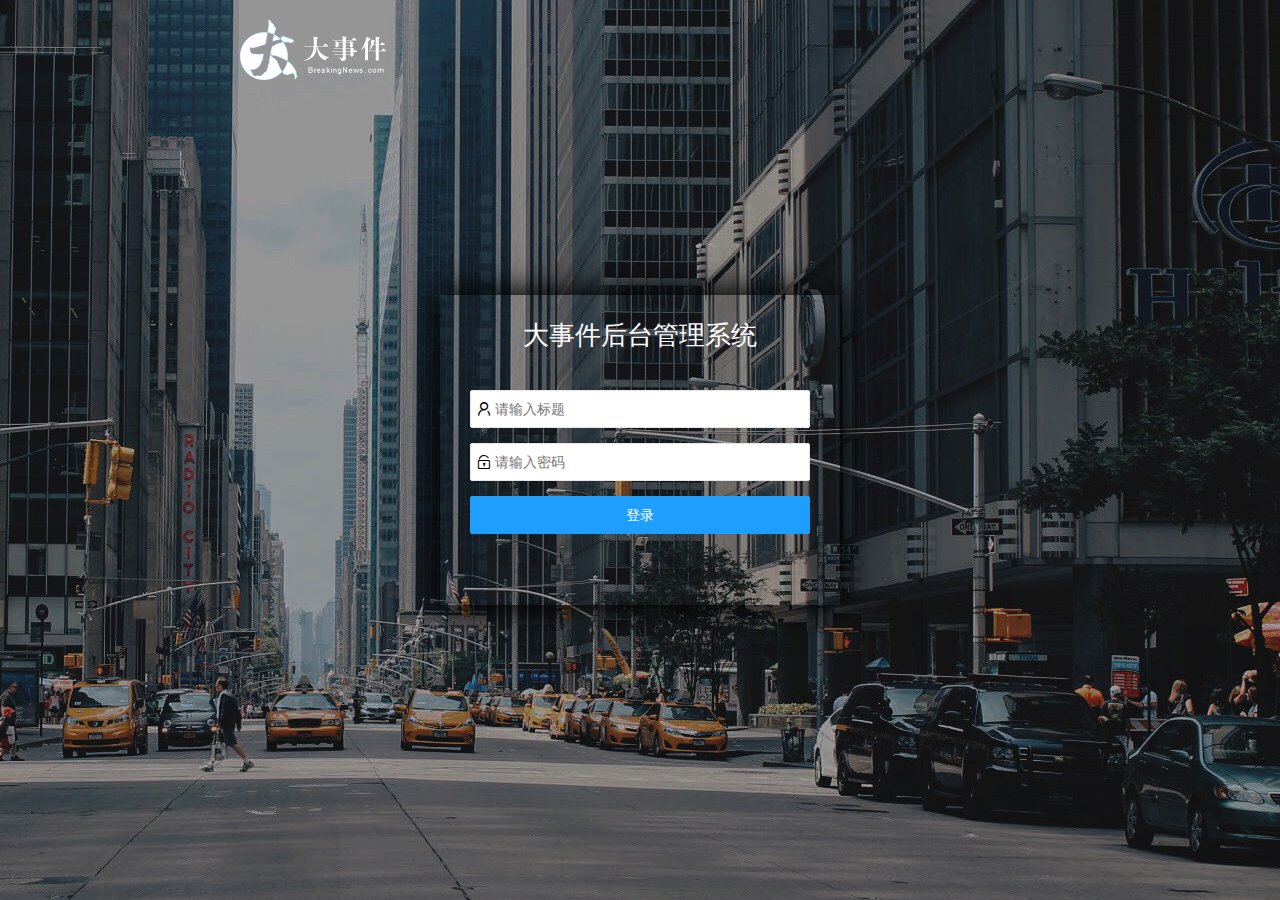
<file: index.html>
<script>
  // 判断本地存储中是否有token
  if (localStorage.getItem('token') === null) {
    location.href = './login.html';
  }
</script>
<!DOCTYPE html>
<html lang="en">

<head>
  <meta charset="UTF-8">
  <meta http-equiv="X-UA-Compatible" content="IE=edge">
  <meta name="viewport" content="width=device-width, initial-scale=1.0">
  <link rel="stylesheet" href="./assets/lib/layui/css/layui.css">
  <link rel="stylesheet" href="./assets/css/index.css">
  <title>Document</title>
</head>

<body class="layui-layout-body">
  <div class="layui-layout layui-layout-admin">
    <div class="layui-header">
      <div class="layui-logo">
        <img src="./assets/images/logo.png" alt="">
      </div>
      <!-- 头部区域（可配合layui已有的水平导航） -->

      <ul class="layui-nav layui-layout-right">
        <li class="layui-nav-item">
          <a href="javascript:;">
            <span class="user-avatar">L</span>
            <img src="http://t.cn/RCzsdCq" class="layui-nav-img">
            个人中心
          </a>
          <dl class="layui-nav-child">
            <dd><a href="user/userinfo.html">基本资料</a></dd>
            <dd><a href="user/avatar.html">更换头像</a></dd>
            <dd><a href="javascript:;">重置密码</a></dd>
          </dl>
        </li>
        <li class="layui-nav-item">
          <a id="logout" href="javascript:;"><i class="layui-icon layui-icon-logout"></i>退出</a>
        </li>
      </ul>
    </div>

    <div class="layui-side layui-bg-black">
      <div class="layui-side-scroll">
        <div class="userinfo" href="javascript:;">
          <span class="user-avatar">L</span>
          <img src="" class="layui-nav-img">
          &nbsp;欢迎你&nbsp;<span class="username"></span>
        </div>
        <!-- 左侧导航区域（可配合layui已有的垂直导航） -->
        <ul class="layui-nav layui-nav-tree" lay-filter="test" lay-shrink="all">
          <li class="layui-nav-item layui-this"><a href="./home/dashboard.html" target="fm"><i
                class="layui-icon layui-icon-home"></i>首页</a>
          </li>
          <li class="layui-nav-item">
            <a class="" href="javascript:;"><i class="layui-icon layui-icon-form"></i>文章管理</a>
            <dl class="layui-nav-child">
              <dd><a href="./article/category.html" target="fm"><i class="layui-icon layui-icon-app"></i>类别管理</a></dd>
              <dd><a href="./article/list.html" target="fm"><i class="layui-icon layui-icon-app"></i>文章列表</a></dd>
              <dd><a href="./article/add.html" target="fm"><i class="layui-icon layui-icon-app"></i>添加文章</a></dd>
            </dl>
          </li>
          <li class="layui-nav-item">
            <a href="javascript:;"><i class="layui-icon layui-icon-username"></i>个人中心</a>
            <dl class="layui-nav-child">
              <dd><a href="./user/userinfo.html" target="fm"><i class="layui-icon layui-icon-app"></i>基本资料</a></dd>
              <dd><a href="./user/repwd.html" target="fm"><i class="layui-icon layui-icon-app"></i>重置密码</a></dd>
              <dd><a href="./user/avatar.html" target="fm"><i class="layui-icon layui-icon-app"></i>更换头像</a></dd>
            </dl>
          </li>

        </ul>
      </div>
    </div>

    <div class="layui-body">
      <!-- 内容主体区域 -->
      <!-- <div style="padding: 15px;">内容主体区域</div> -->
      <iframe src="./home/dashboard.html" name="fm" frameborder="0"></iframe>
    </div>

    <div class="layui-footer">
      <!-- 底部固定区域 -->
      © layui.com - 底部固定区域
    </div>
  </div>
  <script src="./assets/lib/layui/layui.all.js"></script>
  <script src="./assets/lib/jquery.js"></script>
  <script src="./assets/lib/axios.js"></script>
  <script src="./assets/js/common.js"></script>
  <script src="./assets/js/index.js"></script>
</body>

</html>
</file>
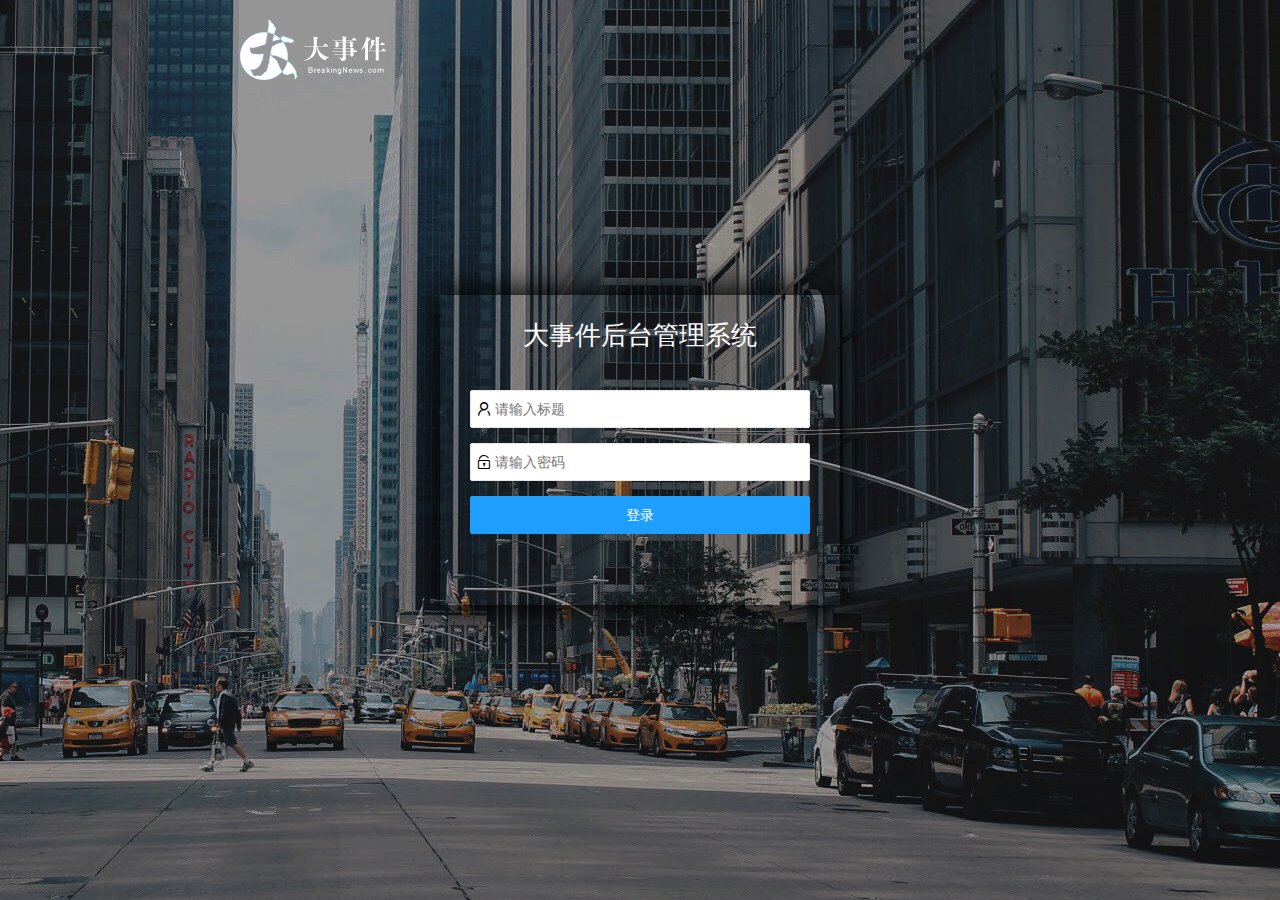
<file: login.html>
<!DOCTYPE html>
<html lang="en">

<head>
  <meta charset="UTF-8">
  <meta http-equiv="X-UA-Compatible" content="IE=edge">
  <meta name="viewport" content="width=device-width, initial-scale=1.0">
  <title>Document</title>
  <!-- 加载css或js、原则都是先加载别人的，最后加载自己的 -->
  <!-- 自己的css放到后面，权重就会大一点，如果你觉得插件的css样式不是你想要的，可以自己写样式进行覆盖修改 -->
  <link rel="stylesheet" href="./assets/lib/layui/css/layui.css">
  <link rel="stylesheet" href="./assets/css/login.css">
</head>

<body>

  <!-- logo图片 -->
  <img id="logo" src="./assets/images/logo.png" alt="">


  <!-- 登录的盒子 start -->
  <div class="box login">
    <div class="title">大事件后台管理系统</div>
    <!-- 登录的表单 start -->
    <form class="layui-form" action="">
      <!-- 第一项：用户名 -->
      <div class="layui-form-item">
        <i class="layui-icon layui-icon-username"></i>
        <input type="text" name="username" required lay-verify="required" placeholder="请输入标题" autocomplete="off"
          class="layui-input">
      </div>
      <!-- 第二项：密码 -->
      <div class="layui-form-item">
        <i class="layui-icon layui-icon-password"></i>
        <input type="password" name="password" required lay-verify="required" placeholder="请输入密码" autocomplete="off"
          class="layui-input">
      </div>
      <!-- 第三项：按钮 -->
      <div class="layui-form-item">
        <button class="layui-btn layui-bg-blue layui-btn-fluid" lay-submit lay-filter="formDemo">登录</button>
      </div>
      <!-- 第四项：超链接 -->
      <div class="layui-form-item">
        <a href="javascript:;">去注册账号</a>
      </div>
    </form>
    <!-- 登录的表单 end -->
  </div>
  <!-- 登录的盒子 end -->


  <!-- 注册的盒子 start -->
  <div class="box register">
    <div class="title">大事件后台管理系统</div>
    <!-- 注册的表单 start -->
    <form class="layui-form" action="">
      <!-- 第一项：用户名 -->
      <div class="layui-form-item">
        <i class="layui-icon layui-icon-username"></i>
        <input type="text" name="username" required lay-verify="required|uname" placeholder="请输入用户名" autocomplete="off"
          class="layui-input">
      </div>
      <!-- 第二项：密码 -->
      <div class="layui-form-item">
        <i class="layui-icon layui-icon-password"></i>
        <input type="password" name="password" required lay-verify="required|len" placeholder="请输入密码" autocomplete="off"
          class="layui-input">
      </div>
      <!-- 第三项：确认密码 -->
      <div class="layui-form-item">
        <i class="layui-icon layui-icon-password"></i>
        <input type="password" required lay-verify="required|same" placeholder="请输入确认密码" autocomplete="off"
          class="layui-input">
      </div>
      <!-- 第四项：按钮 -->
      <div class="layui-form-item">
        <button class="layui-btn layui-btn-fluid layui-bg-blue" lay-submit lay-filter="formDemo">注册</button>
      </div>
      <!-- 第五项：超链接 -->
      <div class="layui-form-item">
        <a href="javascript:;">去登录</a>
      </div>
    </form>
    <!-- 注册的表单 end -->
  </div>
  <!-- 注册的盒子 end -->

  <!-- 在这里加载js文件：因为代码从上到下运行，等到js代码运行的时候，html标签加载完毕了，所以可以不写入口函数 -->
  <script src="./assets/lib/jquery.js"></script>
  <script src="./assets/lib/axios.js"></script>
  <script src="./assets/lib/layui/layui.all.js"></script>
  <script src="./assets/js/common.js"></script>
  <script src="./assets/js/login.js"></script>
</body>

</html>
</file>
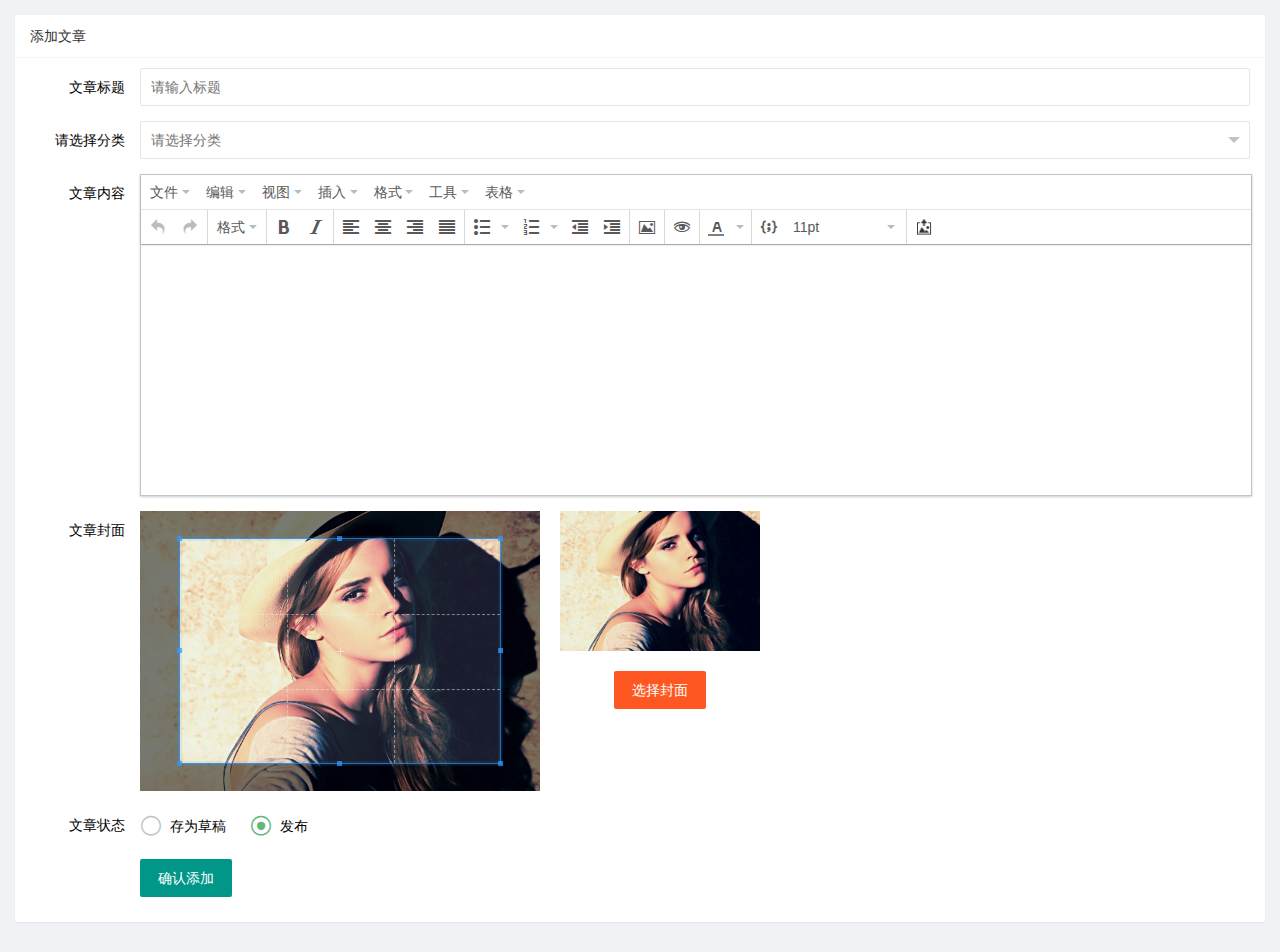
<file: article/add.html>
<!DOCTYPE html>
<html lang="en">

<head>
  <meta charset="UTF-8">
  <meta name="viewport" content="width=device-width, initial-scale=1.0">
  <title>发布文章</title>
  <!-- 加载所需的js和css -->
  <link rel="stylesheet" href="../assets/lib/layui/css/layui.css">
  <link rel="stylesheet" href="../assets/lib/cropper/cropper.css">
  <link rel="stylesheet" href="./css/add.css">
</head>

<body>

  <div class="layui-card">
    <div class="layui-card-header">添加文章</div>
    <div class="layui-card-body">
      <form class="layui-form" action="" id="add-form" lay-filter="article">
        <!-- 第一行：文章标题 -->
        <div class="layui-form-item">
          <label class="layui-form-label">文章标题</label>
          <div class="layui-input-block">
            <input type="text" name="title" required lay-verify="required" placeholder="请输入标题" autocomplete="off"
              class="layui-input">
          </div>
        </div>
        <!-- 第二行：选择分类 -->
        <div class="layui-form-item">
          <label class="layui-form-label">请选择分类</label>
          <div class="layui-input-block">
            <select name="cate_id" lay-verify="required">
              <option value="">请选择分类</option>
            </select>
          </div>
        </div>
        <!-- 第三行：文章内容 -->
        <div class="layui-form-item layui-form-text">
          <label class="layui-form-label">文章内容</label>
          <div class="layui-input-block">
            <textarea name="content" placeholder="请输入内容" class="layui-textarea"></textarea>
          </div>
        </div>
        <!-- 第四行：封面图片 -->
        <div class="layui-form-item">
          <!-- 左侧的 label -->
          <label class="layui-form-label">文章封面</label>
          <!-- 选择封面区域 -->
          <div class="layui-input-block cover-box">
            <!-- 左侧裁剪区域 -->
            <div class="cover-left">
              <img id="image" src="../assets/images/sample2.jpg" alt="" />
            </div>
            <!-- 右侧预览区域和选择封面区域 -->
            <div class="cover-right">
              <!-- 预览的区域 -->
              <div class="img-preview"></div>
              <!-- 选择封面按钮 -->
              <input type="file" id="file" style="display: none;">
              <button type="button" class="layui-btn layui-btn-danger">选择封面</button>
            </div>
          </div>
        </div>
        <!-- 第五行：文章状态 -->
        <div class="layui-form-item">
          <label class="layui-form-label">文章状态</label>
          <div class="layui-input-block">
            <input type="radio" name="state" value="草稿" title="存为草稿">
            <input type="radio" name="state" value="已发布" title="发布" checked>
          </div>
        </div>
        <!-- 第六行：按钮 -->
        <div class="layui-form-item">
          <div class="layui-input-block">
            <button class="layui-btn" lay-submit lay-filter="formDemo">确认添加</button>
          </div>
        </div>
      </form>
    </div>
  </div>

  <script src="../assets/lib/layui/layui.all.js"></script>
  <script src="../assets/lib/jquery.js"></script>
  <script src="../assets/lib/axios.js"></script>

  <!-- 加载富文本编辑器插件，按照顺序加载 -->
  <script src="../assets/lib/tinymce/tinymce.min.js"></script>
  <script src="../assets/lib/tinymce/tinymce_setup.js"></script>
  <!-- 按照顺序，加载剪裁插件的js -->
  <script src="../assets/lib/cropper/Cropper.js"></script>
  <script src="../assets/lib/cropper/jquery-cropper.js"></script>

  <script src="../assets/js/common.js"></script>
  <script src="./js/add.js"></script>
</body>

</html>
</file>
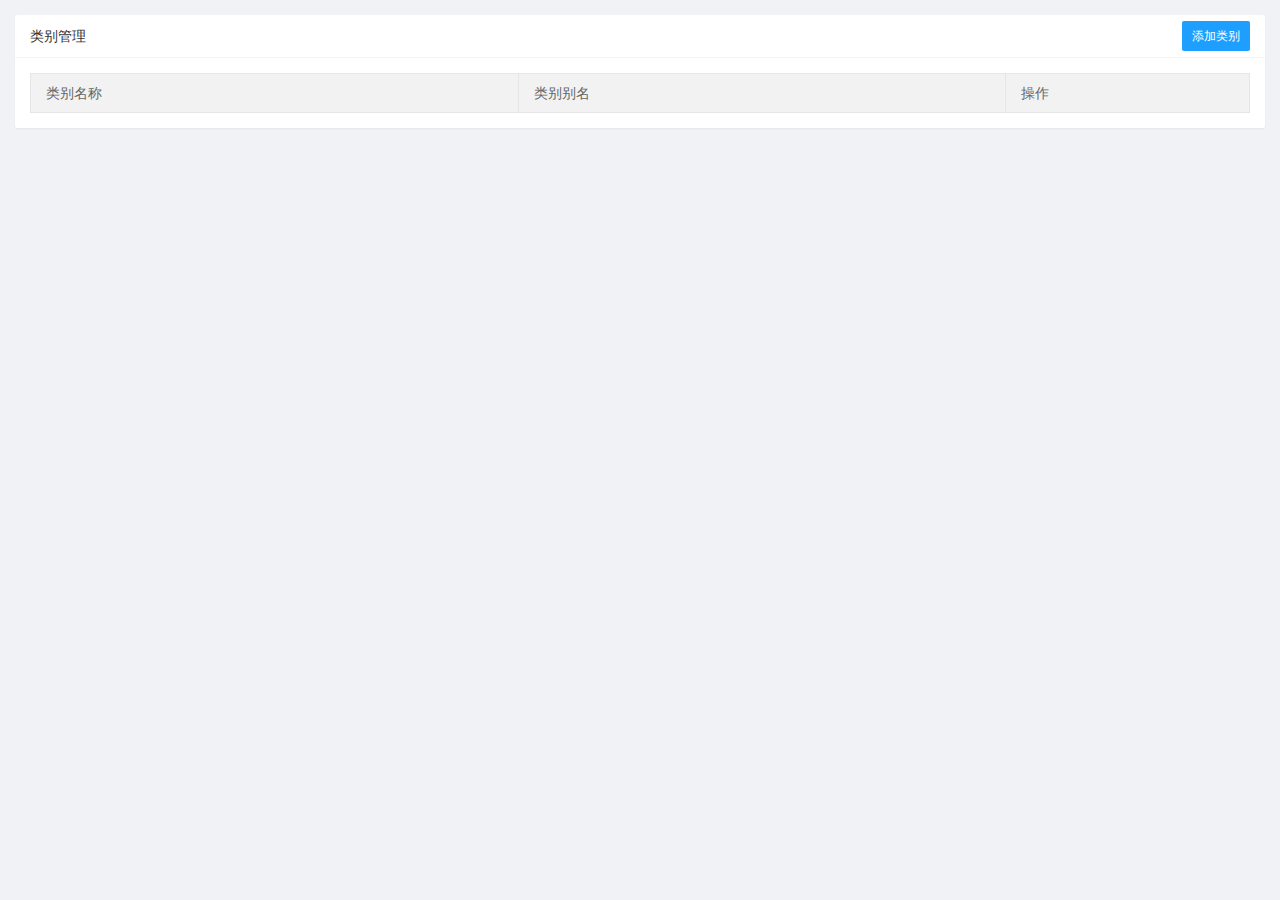
<file: article/category.html>
<!DOCTYPE html>
<html lang="en">

<head>
  <meta charset="UTF-8">
  <meta http-equiv="X-UA-Compatible" content="IE=edge">
  <meta name="viewport" content="width=device-width, initial-scale=1.0">
  <title>类别管理</title>
  <link rel="stylesheet" href="../assets/lib/layui/css/layui.css">
  <link rel="stylesheet" href="./css/category.css">
</head>

<body>

  <div class="layui-card">
    <div class="layui-card-header">
      类别管理
      <button type="button" class="layui-btn layui-btn-normal layui-btn-sm">添加类别</button>
    </div>
    <div class="layui-card-body">
      <table class="layui-table">
        <colgroup>
          <col width="40%">
          <col width="40%">
          <col>
        </colgroup>
        <thead>
          <tr>
            <th>类别名称</th>
            <th>类别别名</th>
            <th>操作</th>
          </tr>
        </thead>
        <tbody>
          <!-- <tr>
            <td>音乐</td>
            <td>imusic</td>
            <td>
              <button type="button" class="layui-btn layui-btn-xs">编辑</button>
              <button type="button" class="del layui-btn layui-btn-xs layui-btn-danger">删除</button>
            </td>
          </tr> -->

        </tbody>
      </table>
    </div>
  </div>

  <!-- 添加的模板 start -->
  <script type="text/html" id="tpl-add">
      <!-- 表单去layui官网复制 -->
  <form class="layui-form" id="add-form" style="margin: 15px 30px 0 0">
    <!-- 第一项：类别名称 -->
    <div class="layui-form-item">
      <label class="layui-form-label">类别名称</label>
      <div class="layui-input-block">
        <input type="text" name="name" required lay-verify="required" placeholder="请输入类别名称" autocomplete="off"
          class="layui-input">
      </div>
    </div>
    <!-- 第二项：类别别名 -->
    <div class="layui-form-item">
      <label class="layui-form-label">类别别名</label>
      <div class="layui-input-block">
        <input type="text" name="alias" required lay-verify="required" placeholder="请输入类别别名" autocomplete="off"
          class="layui-input">
      </div>
    </div>
    <!-- 第三项：按钮（这个按钮去表单那复制） -->
    <div class="layui-form-item">
      <div class="layui-input-block">
        <button class="layui-btn" lay-submit lay-filter="formDemo">确认添加</button>
        <button type="reset" class="layui-btn layui-btn-primary">重置</button>
      </div>
    </div>
  </form>
  </script>
  <!-- 添加的模板 end -->


  <!-- 编辑的模板 start -->
  <script type="text/html" id="tpl-edit">
        <!-- 表单去layui官网复制 -->
  <form class="layui-form" id="edit-form" style="margin: 15px 30px 0 0" lay-filter="abc">
    <!-- 第一项：类别名称 -->
    <div class="layui-form-item">
      <label class="layui-form-label">类别名称</label>
      <div class="layui-input-block">
        <input type="text" name="name" required lay-verify="required" placeholder="请输入类别名称" autocomplete="off"
          class="layui-input">
      </div>
    </div>
    <!-- 第二项：类别别名 -->
    <div class="layui-form-item">
      <label class="layui-form-label">类别别名</label>
      <div class="layui-input-block">
        <input type="text" name="alias" required lay-verify="required" placeholder="请输入类别别名" autocomplete="off"
          class="layui-input">
      </div>
    </div>
    <!-- 第三项：按钮（这个按钮去表单那复制） -->
    <div class="layui-form-item">
      <div class="layui-input-block">
        <input type="hidden" name="id">
        <button class="layui-btn" lay-submit lay-filter="formDemo">确认修改</button>
      </div>
    </div>
  </form>
  </script>
  <!-- 编辑的模板 end -->

  <script src="../assets/lib/jquery.js"></script>
  <script src="../assets/lib/layui/layui.all.js"></script>
  <script src="../assets/lib/axios.js"></script>
  <script src="../assets/js/common.js"></script>
  <script src="./js/category.js"></script>

</body>

</html>
</file>
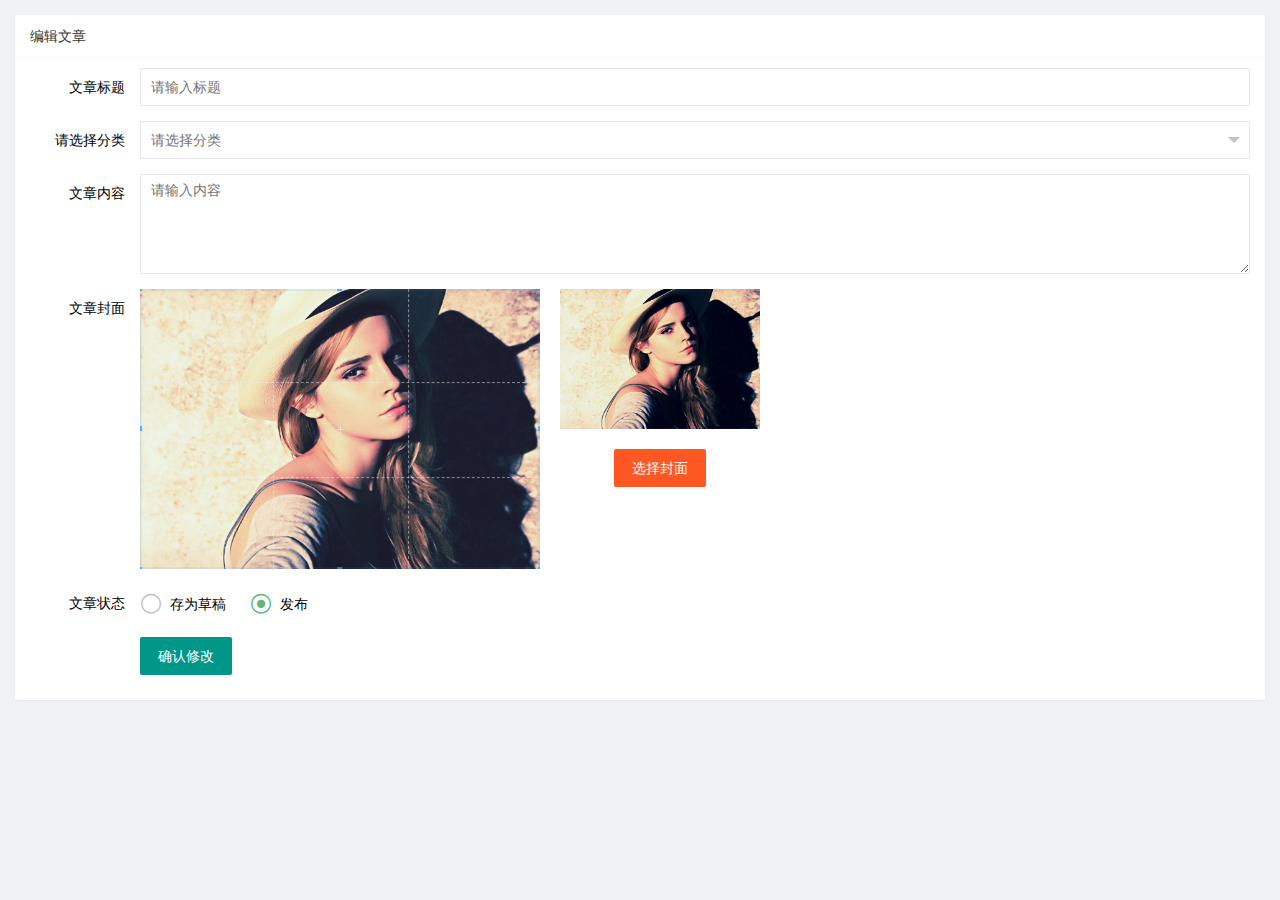
<file: article/edit.html>
<!DOCTYPE html>
<html lang="en">

<head>
  <meta charset="UTF-8">
  <meta name="viewport" content="width=device-width, initial-scale=1.0">
  <title>编辑文章</title>
  <!-- 加载所需的js和css -->
  <link rel="stylesheet" href="../assets/lib/layui/css/layui.css">
  <link rel="stylesheet" href="../assets/lib/cropper/cropper.css">
  <link rel="stylesheet" href="./css/add.css">
</head>

<body>

  <div class="layui-card">
    <div class="layui-card-header">编辑文章</div>
    <div class="layui-card-body">
      <form class="layui-form" action="" id="add-form" lay-filter="article">
        <!-- 第一行：文章标题 -->
        <div class="layui-form-item">
          <label class="layui-form-label">文章标题</label>
          <div class="layui-input-block">
            <input type="text" name="title" required lay-verify="required" placeholder="请输入标题" autocomplete="off"
              class="layui-input">
          </div>
        </div>
        <!-- 第二行：选择分类 -->
        <div class="layui-form-item">
          <label class="layui-form-label">请选择分类</label>
          <div class="layui-input-block">
            <select name="cate_id" lay-verify="required">
              <option value="">请选择分类</option>
            </select>
          </div>
        </div>
        <!-- 第三行：文章内容 -->
        <div class="layui-form-item layui-form-text">
          <label class="layui-form-label">文章内容</label>
          <div class="layui-input-block">
            <textarea name="content" placeholder="请输入内容" class="layui-textarea"></textarea>
          </div>
        </div>
        <!-- 第四行：封面图片 -->
        <div class="layui-form-item">
          <!-- 左侧的 label -->
          <label class="layui-form-label">文章封面</label>
          <!-- 选择封面区域 -->
          <div class="layui-input-block cover-box">
            <!-- 左侧裁剪区域 -->
            <div class="cover-left">
              <img id="image" src="../assets/images/sample2.jpg" alt="" />
            </div>
            <!-- 右侧预览区域和选择封面区域 -->
            <div class="cover-right">
              <!-- 预览的区域 -->
              <div class="img-preview"></div>
              <!-- 选择封面按钮 -->
              <input type="file" id="file" style="display: none;">
              <button type="button" class="layui-btn layui-btn-danger">选择封面</button>
            </div>
          </div>
        </div>
        <!-- 第五行：文章状态 -->
        <div class="layui-form-item">
          <label class="layui-form-label">文章状态</label>
          <div class="layui-input-block">
            <input type="radio" name="state" value="草稿" title="存为草稿">
            <input type="radio" name="state" value="已发布" title="发布" checked>
          </div>
        </div>
        <!-- 第六行：按钮 -->
        <div class="layui-form-item">
          <div class="layui-input-block">
            <button class="layui-btn" lay-submit lay-filter="formDemo">确认修改</button>
          </div>
        </div>
      </form>
    </div>
  </div>

  <script src="../assets/lib/layui/layui.all.js"></script>
  <script src="../assets/lib/jquery.js"></script>
  <script src="../assets/lib/axios.js"></script>

  <!-- 加载富文本编辑器插件，按照顺序加载 -->
  <script src="../assets/lib/tinymce/tinymce.min.js"></script>
  <script src="../assets/lib/tinymce/tinymce_setup.js"></script>
  <!-- 按照顺序，加载剪裁插件的js -->
  <script src="../assets/lib/cropper/Cropper.js"></script>
  <script src="../assets/lib/cropper/jquery-cropper.js"></script>

  <script src="../assets/js/common.js"></script>
  <script src="./js/edit.js"></script>
</body>

</html>
</file>
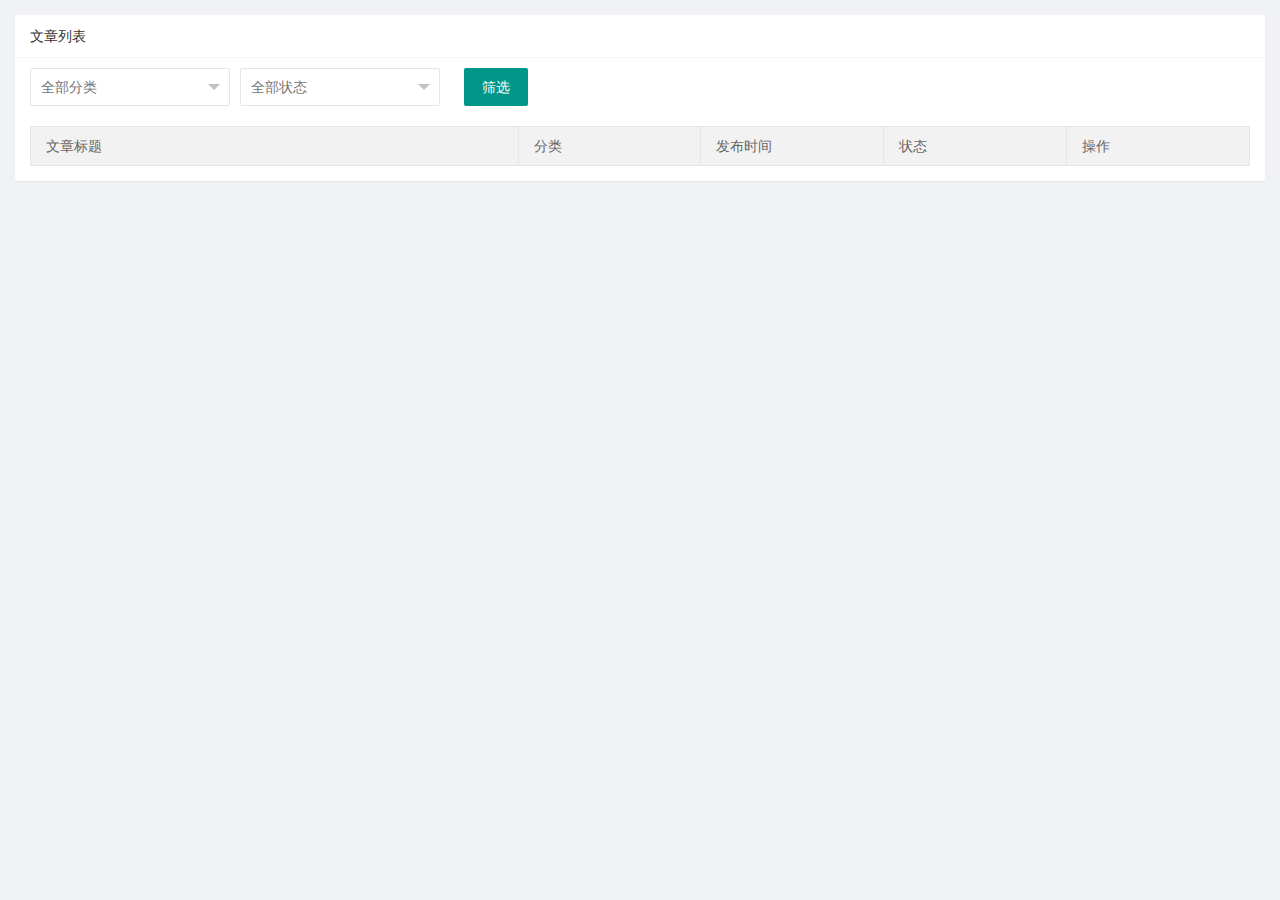
<file: article/list.html>
<!DOCTYPE html>
<html lang="en">

<head>
  <meta charset="UTF-8">
  <meta http-equiv="X-UA-Compatible" content="IE=edge">
  <meta name="viewport" content="width=device-width, initial-scale=1.0">
  <title>Document</title>
  <link rel="stylesheet" href="../assets/lib/layui/css/layui.css">
  <link rel="stylesheet" href="./css/list.css">
</head>

<body>

  <div class="layui-card">
    <div class="layui-card-header">文章列表</div>
    <div class="layui-card-body">
      <!-- 内容区一 表单搜索区 start -->
      <form class="layui-form" action="" id="search">
        <div class="layui-form-item">

          <div class="layui-inline">
            <div class="layui-input-inline" style="width: 200px;">
              <select id="category" lay-verify="">
                <option value="">全部分类</option>
              </select>
            </div>

            <div class="layui-input-inline" style="width: 200px;">
              <select id="state" lay-verify="">
                <option value="">全部状态</option>
                <option value="已发布">已发布12</option>
                <option value="草稿">草稿23</option>
              </select>
            </div>
          </div>

          <div class="layui-inline">
            <div class="layui-input-inline" style="width: 100px;">
              <button class="layui-btn" lay-submit lay-filter="formDemo">筛选</button>
            </div>
          </div>

        </div>
      </form>
      <!-- 内容区一 表单搜索区 end -->

      <!-- 内容区二 表格区 start -->
      <table class="layui-table">
        <colgroup>
          <col width="40%">
          <col width="15%">
          <col width="15%">
          <col width="15%">
          <col>
        </colgroup>
        <thead>
          <tr>
            <th>文章标题</th>
            <th>分类</th>
            <th>发布时间</th>
            <th>状态</th>
            <th>操作</th>
          </tr>
        </thead>
        <tbody>
          <!-- <tr>
            <td>静夜思</td>
            <td>艺术</td>
            <td>2021-01-13 12:39:08</td>
            <td>已发布</td>
            <td>
              <button type="button" class="layui-btn layui-btn-xs">编辑</button>
              <button type="button" class="layui-btn layui-btn-xs layui-btn-danger">删除</button>
            </td>
          </tr> -->
        </tbody>
      </table>
      <!-- 内容区二 表格区 end -->

      <!-- 内容区三 分页区 start -->
      <div id="page"></div>
      <!-- 内容区三 分页区 end -->
    </div>
  </div>

  <script src="../assets/lib/layui/layui.all.js"></script>
  <script src="../assets/lib/jquery.js"></script>
  <script src="../assets/lib/axios.js"></script>
  <script src="../assets/js/common.js"></script>
  <script src="./js/list.js"></script>
</body>

</html>
</file>
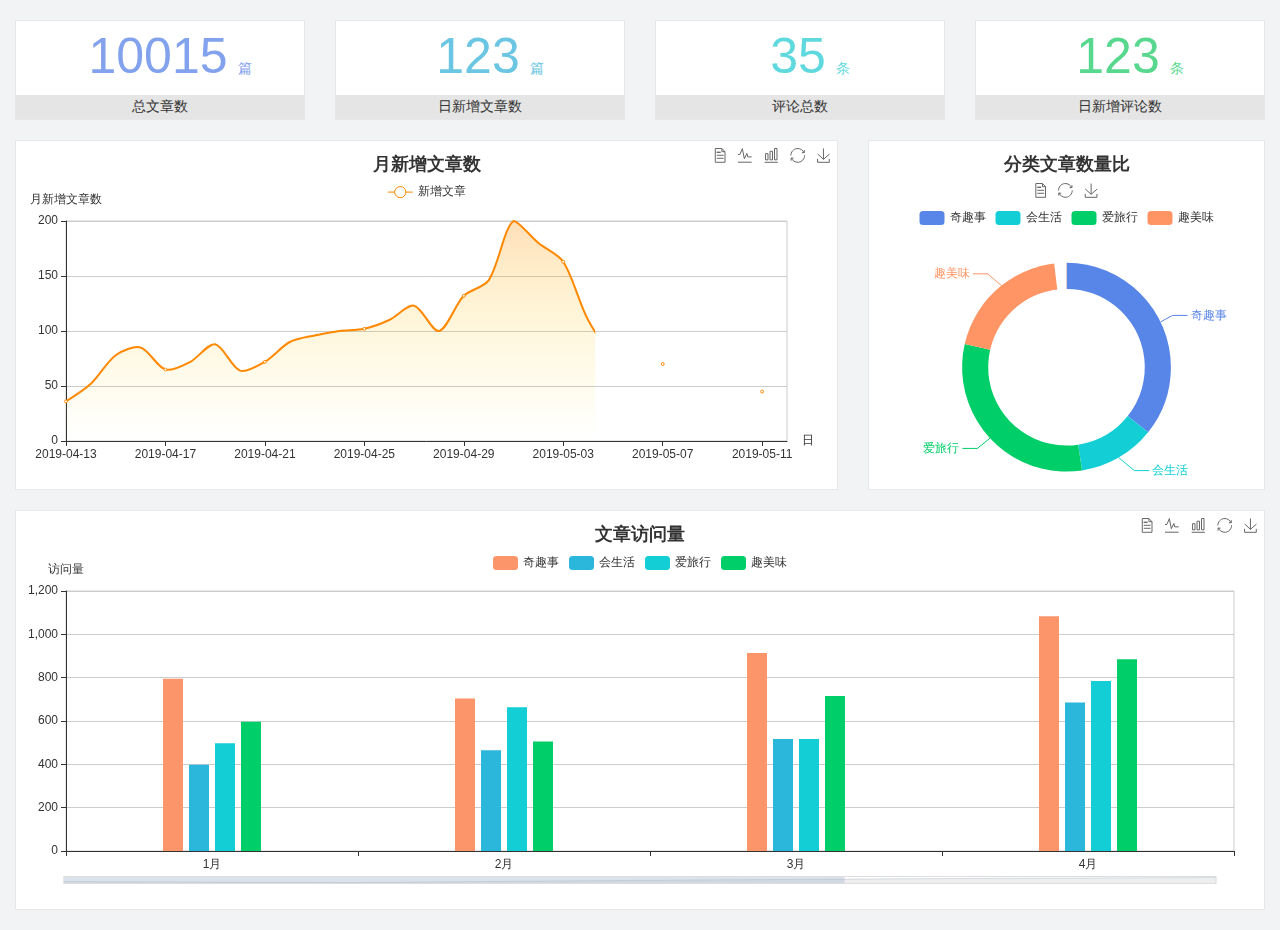
<file: home/dashboard.html>
<!DOCTYPE html>
<html lang="en">

<head>
  <meta charset="UTF-8">
  <meta name="viewport" content="width=device-width, initial-scale=1.0">
  <meta http-equiv="X-UA-Compatible" content="ie=edge">
  <title>图表统计</title>
  <link rel="stylesheet" href="../assets/lib/bootstrap.css" />
  <link rel="stylesheet" href="../assets/lib/main.css" />
  <script src="../assets/lib/jquery.js"></script>
  <script type="text/javascript" src="../assets/lib/echarts.min.js"></script>
</head>

<body>
  <div class="container-fluid">
    <div class="row spannel_list">
      <div class="col-sm-3 col-xs-6">
        <div class="spannel">
          <em>10015</em><span>篇</span>
          <b>总文章数</b>
        </div>
      </div>
      <div class="col-sm-3 col-xs-6">
        <div class="spannel scolor01">
          <em>123</em><span>篇</span>
          <b>日新增文章数</b>
        </div>
      </div>
      <div class="col-sm-3 col-xs-6">
        <div class="spannel scolor02">
          <em>35</em><span>条</span>
          <b>评论总数</b>
        </div>
      </div>
      <div class="col-sm-3 col-xs-6">
        <div class="spannel scolor03">
          <em>123</em><span>条</span>
          <b>日新增评论数</b>
        </div>
      </div>
    </div>
  </div>

  <div class="container-fluid">
    <div class="row curve-pie">
      <div class="col-lg-8 col-md-8">
        <div class="gragh_pannel" id="curve_show"></div>
      </div>
      <div class="col-lg-4 col-md-4">
        <div class="gragh_pannel" id="pie_show"></div>
      </div>
    </div>
  </div>

  <div class="container-fluid">
    <div class="column_pannel" id="column_show"></div>
  </div>

  <script>
    var oChart = echarts.init(document.getElementById('curve_show'));
    var aList_all = [
      { 'count': 36, 'date': '2019-04-13' },
      { 'count': 52, 'date': '2019-04-14' },
      { 'count': 78, 'date': '2019-04-15' },
      { 'count': 85, 'date': '2019-04-16' },
      { 'count': 65, 'date': '2019-04-17' },
      { 'count': 72, 'date': '2019-04-18' },
      { 'count': 88, 'date': '2019-04-19' },
      { 'count': 64, 'date': '2019-04-20' },
      { 'count': 72, 'date': '2019-04-21' },
      { 'count': 90, 'date': '2019-04-22' },
      { 'count': 96, 'date': '2019-04-23' },
      { 'count': 100, 'date': '2019-04-24' },
      { 'count': 102, 'date': '2019-04-25' },
      { 'count': 110, 'date': '2019-04-26' },
      { 'count': 123, 'date': '2019-04-27' },
      { 'count': 100, 'date': '2019-04-28' },
      { 'count': 132, 'date': '2019-04-29' },
      { 'count': 146, 'date': '2019-04-30' },
      { 'count': 200, 'date': '2019-05-01' },
      { 'count': 180, 'date': '2019-05-02' },
      { 'count': 163, 'date': '2019-05-03' },
      { 'count': 110, 'date': '2019-05-04' },
      { 'count': 80, 'date': '2019-05-05' },
      { 'count': 82, 'date': '2019-05-06' },
      { 'count': 70, 'date': '2019-05-07' },
      { 'count': 65, 'date': '2019-05-08' },
      { 'count': 54, 'date': '2019-05-09' },
      { 'count': 40, 'date': '2019-05-10' },
      { 'count': 45, 'date': '2019-05-11' },
      { 'count': 38, 'date': '2019-05-12' },
    ];

    let aCount = [];
    let aDate = [];

    for (var i = 0; i < aList_all.length; i++) {
      aCount.push(aList_all[i].count);
      aDate.push(aList_all[i].date);
    }

    var chartopt = {
      title: {
        text: '月新增文章数',
        left: 'center',
        top: '10'
      },
      tooltip: {
        trigger: 'axis'
      },
      legend: {
        data: ['新增文章'],
        top: '40'
      },
      toolbox: {
        show: true,
        feature: {
          mark: { show: true },
          dataView: { show: true, readOnly: false },
          magicType: { show: true, type: ['line', 'bar'] },
          restore: { show: true },
          saveAsImage: { show: true }
        }
      },
      calculable: true,
      xAxis: [
        {
          name: '日',
          type: 'category',
          boundaryGap: false,
          data: aDate
        }
      ],
      yAxis: [
        {
          name: '月新增文章数',
          type: 'value'
        }
      ],
      series: [
        {
          name: '新增文章',
          type: 'line',
          smooth: true,
          itemStyle: { normal: { areaStyle: { type: 'default' }, color: '#f80' }, lineStyle: { color: '#f80' } },
          data: aCount
        }],
      areaStyle: {
        normal: {
          color: new echarts.graphic.LinearGradient(0, 0, 0, 1, [{
            offset: 0,
            color: 'rgba(255,136,0,0.39)'
          }, {
            offset: .34,
            color: 'rgba(255,180,0,0.25)'
          }, {
            offset: 1,
            color: 'rgba(255,222,0,0.00)'
          }])

        }
      },
      grid: {
        show: true,
        x: 50,
        x2: 50,
        y: 80,
        height: 220
      }
    };

    oChart.setOption(chartopt);


    var oPie = echarts.init(document.getElementById('pie_show'));
    var oPieopt =
    {
      title: {
        top: 10,
        text: '分类文章数量比',
        x: 'center'
      },
      tooltip: {
        trigger: 'item',
        formatter: "{a} <br/>{b} : {c} ({d}%)"
      },
      color: ['#5885e8', '#13cfd5', '#00ce68', '#ff9565'],
      legend: {
        x: 'center',
        top: 65,
        data: ['奇趣事', '会生活', '爱旅行', '趣美味']
      },
      toolbox: {
        show: true,
        x: 'center',
        top: 35,
        feature: {
          mark: { show: true },
          dataView: { show: true, readOnly: false },
          magicType: {
            show: true,
            type: ['pie', 'funnel'],
            option: {
              funnel: {
                x: '25%',
                width: '50%',
                funnelAlign: 'left',
                max: 1548
              }
            }
          },
          restore: { show: true },
          saveAsImage: { show: true }
        }
      },
      calculable: true,
      series: [
        {
          name: '访问来源',
          type: 'pie',
          radius: ['45%', '60%'],
          center: ['50%', '65%'],
          data: [
            { value: 300, name: '奇趣事' },
            { value: 100, name: '会生活' },
            { value: 260, name: '爱旅行' },
            { value: 180, name: '趣美味' }
          ]
        }
      ]
    };
    oPie.setOption(oPieopt);



    var oColumn = this.echarts.init(document.getElementById('column_show'));
    var oColumnopt =
    {
      title: {
        text: '文章访问量',
        left: 'center',
        top: '10'
      },
      tooltip: {
        trigger: 'axis'
      },
      legend: {
        data: ['奇趣事', '会生活', '爱旅行', '趣美味'],
        top: '40'
      },
      toolbox: {
        show: true,
        feature: {
          mark: { show: true },
          dataView: { show: true, readOnly: false },
          magicType: { show: true, type: ['line', 'bar'] },
          restore: { show: true },
          saveAsImage: { show: true }
        }
      },
      calculable: true,
      xAxis: [
        {
          type: 'category',
          data: ['1月', '2月', '3月', '4月', '5月']
        }
      ],
      yAxis: [
        {
          name: '访问量',
          type: 'value'
        }
      ],
      series: [
        {
          name: '奇趣事',
          type: 'bar',
          barWidth: 20,
          itemStyle: {
            normal: { areaStyle: { type: 'default' }, color: '#fd956a' }
          },
          data: [800, 708, 920, 1090, 1200]
        },
        {
          name: '会生活',
          type: 'bar',
          barWidth: 20,
          itemStyle: {
            normal: { areaStyle: { type: 'default' }, color: '#2bb6db' }
          },
          data: [400, 468, 520, 690, 800]
        },
        {
          name: '爱旅行',
          type: 'bar',
          barWidth: 20,
          itemStyle: {
            normal: { areaStyle: { type: 'default' }, color: '#13cfd5' }
          },
          data: [500, 668, 520, 790, 900]
        },
        {
          name: '趣美味',
          type: 'bar',
          barWidth: 20,
          itemStyle: {
            normal: { areaStyle: { type: 'default' }, color: '#00ce68' }
          },
          data: [600, 508, 720, 890, 1000]
        }
      ],
      grid: {
        show: true,
        x: 50,
        x2: 30,
        y: 80,
        height: 260
      },
      dataZoom: [//给x轴设置滚动条
        {
          start: 0,//默认为0
          end: 100 - 1000 / 31,//默认为100
          type: 'slider',
          show: true,
          xAxisIndex: [0],
          handleSize: 0,//滑动条的 左右2个滑动条的大小
          height: 8,//组件高度
          left: 45, //左边的距离
          right: 50,//右边的距离
          bottom: 26,//右边的距离
          handleColor: '#ddd',//h滑动图标的颜色
          handleStyle: {
            borderColor: "#cacaca",
            borderWidth: "1",
            shadowBlur: 2,
            background: "#ddd",
            shadowColor: "#ddd",
          }
        }]
    };
    oColumn.setOption(oColumnopt);
  </script>
</body>

</html>
</file>
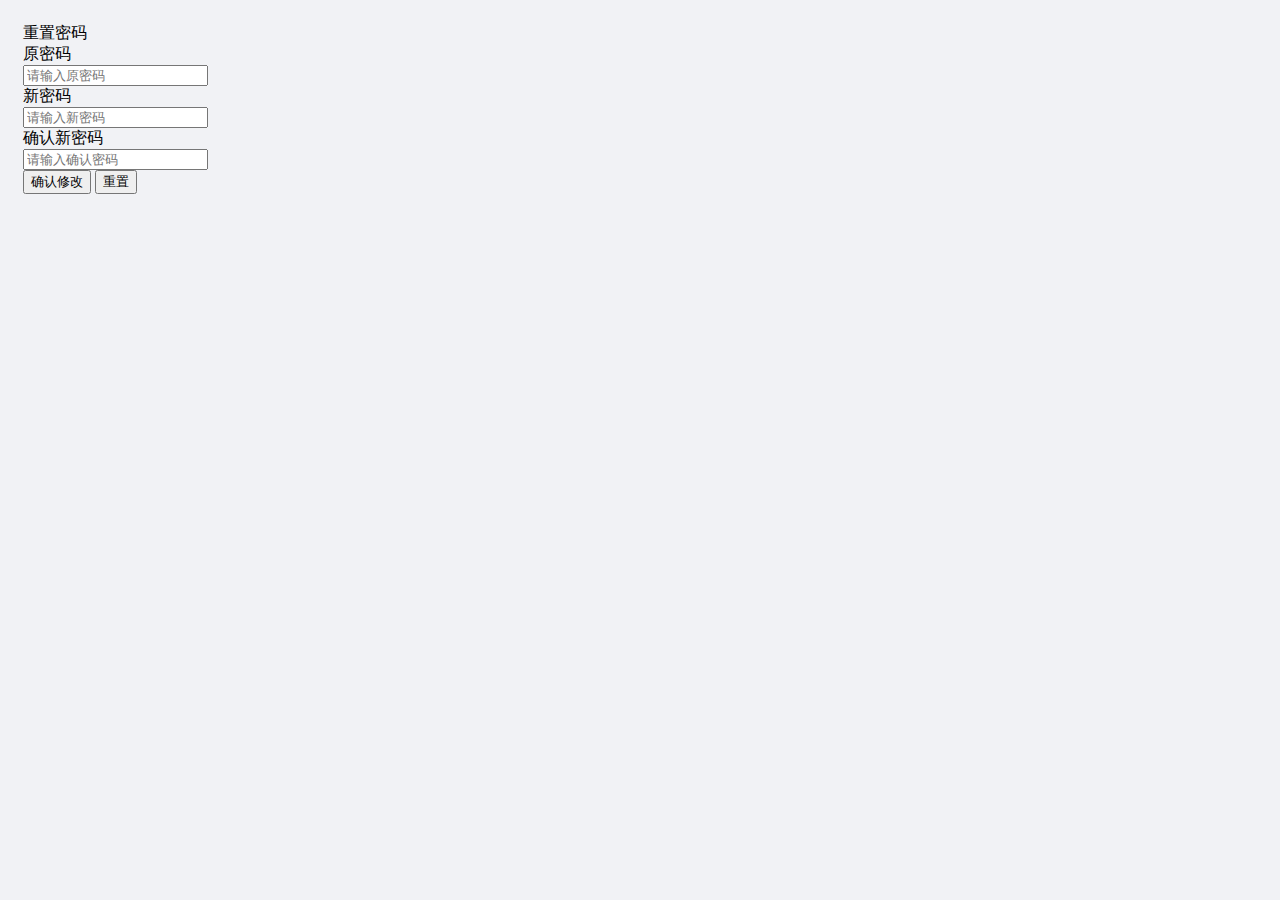
<file: user/repwd.html>
<!DOCTYPE html>
<html lang="en">

<head>
    <meta charset="UTF-8">
    <meta name="viewport" content="width=device-width, initial-scale=1.0">
    <title>Document</title>
    <link rel="stylesheet" href="https://www.layuicdn.com/layui/css/layui.css">
    <link rel="stylesheet" href="../assets/css/user/userinfo.css">
</head>

<body>

    <div class="layui-card">
        <div class="layui-card-header">重置密码</div>
        <div class="layui-card-body">
            <form class="layui-form" action="" lay-filter="user">
                <!-- 第一项：原密码 -->
                <div class="layui-form-item">
                    <label class="layui-form-label">原密码</label>
                    <div class="layui-input-block">
                        <input type="password" name="oldPwd" required lay-verify="required|len" placeholder="请输入原密码" autocomplete="off" class="layui-input">
                    </div>
                </div>
                <!-- 第二项：新密码 -->
                <div class="layui-form-item">
                    <label class="layui-form-label">新密码</label>
                    <div class="layui-input-block">
                        <input type="password" name="newPwd" required lay-verify="required|len|diff" placeholder="请输入新密码" autocomplete="off" class="layui-input">
                    </div>
                </div>
                <!-- 第三项：确认新密码 -->
                <div class="layui-form-item">
                    <label class="layui-form-label">确认新密码</label>
                    <div class="layui-input-block">
                        <input type="password" required lay-verify="required|len|same" placeholder="请输入确认密码" autocomplete="off" class="layui-input">
                    </div>
                </div>
                <!-- 第四项：按钮 -->
                <div class="layui-form-item">
                    <div class="layui-input-block">
                        <button class="layui-btn" lay-submit lay-filter="formDemo">确认修改</button>
                        <button type="reset" class="layui-btn layui-btn-primary">重置</button>
                    </div>
                </div>
            </form>
        </div>
    </div>

    <script src="https://cdn.bootcdn.net/ajax/libs/jquery/3.5.1/jquery.min.js"></script>
    <script src="https://cdn.bootcdn.net/ajax/libs/layui/2.5.6/layui.all.min.js"></script>
    <script src="../assets/js/common.js"></script>

    <script src="../assets/js/user/repwd.js"></script>
</body>

</html>
</file>
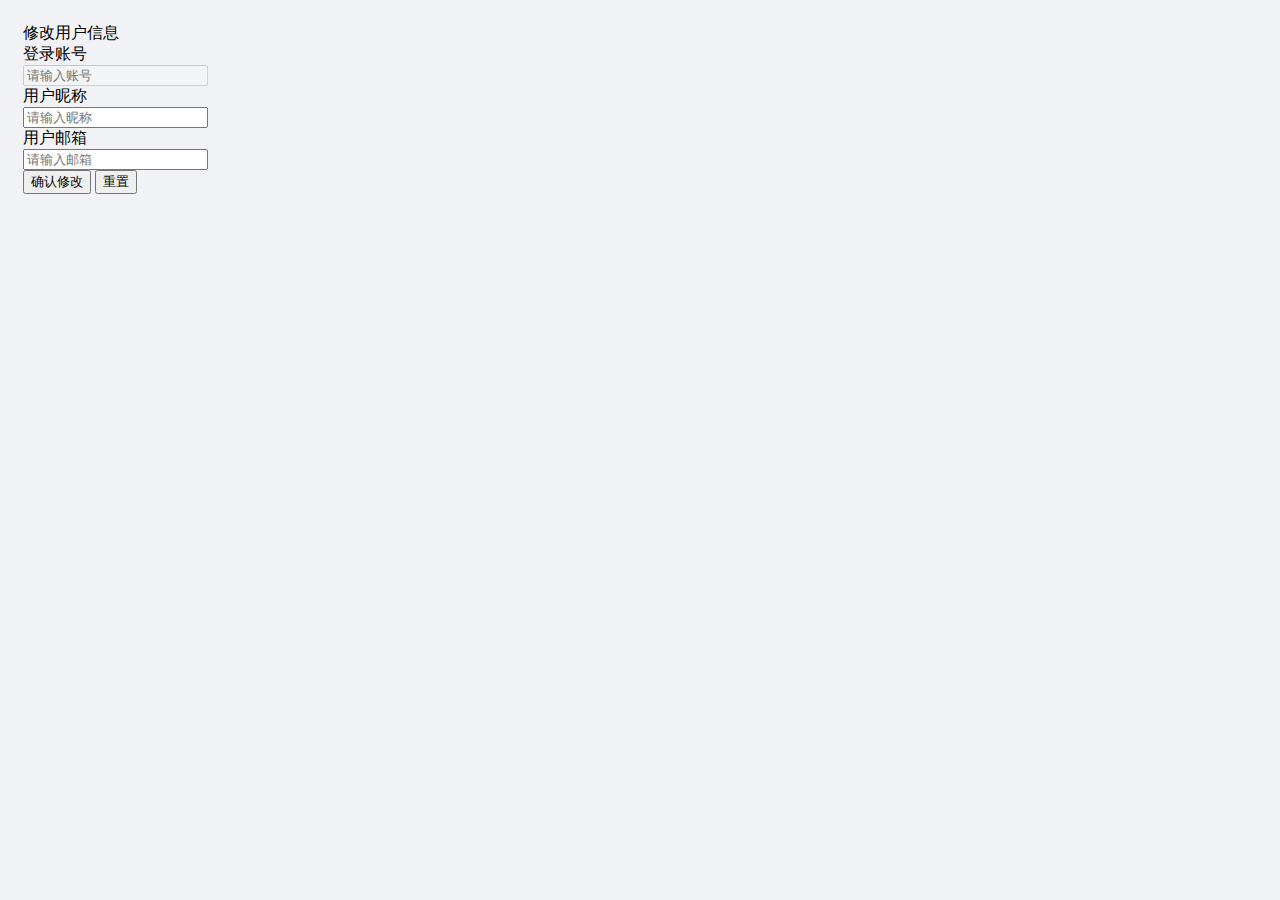
<file: user/userinfo.html>
<!DOCTYPE html>
<html lang="en">

<head>
    <meta charset="UTF-8">
    <meta name="viewport" content="width=device-width, initial-scale=1.0">
    <title>Document</title>
    <link rel="stylesheet" href="https://www.layuicdn.com/layui/css/layui.css">
    <link rel="stylesheet" href="../assets/css/userinfo.css">
</head>

<body>

    <div class="layui-card">
        <div class="layui-card-header">修改用户信息</div>
        <div class="layui-card-body">
            <form class="layui-form" action="" lay-filter="user">
                <!-- 第一项：用户名 -->
                <div class="layui-form-item">
                    <label class="layui-form-label">登录账号</label>
                    <div class="layui-input-block">
                        <input type="text" name="username" disabled required lay-verify="required" placeholder="请输入账号"
                            autocomplete="off" class="layui-input">
                    </div>
                </div>
                <!-- 第二项：昵称 -->
                <div class="layui-form-item">
                    <label class="layui-form-label">用户昵称</label>
                    <div class="layui-input-block">
                        <input type="text" name="nickname" required lay-verify="required" placeholder="请输入昵称"
                            autocomplete="off" class="layui-input">
                    </div>
                </div>
                <!-- 第三项：邮箱 -->
                <div class="layui-form-item">
                    <label class="layui-form-label">用户邮箱</label>
                    <div class="layui-input-block">
                        <input type="text" name="email" required lay-verify="required" placeholder="请输入邮箱"
                            autocomplete="off" class="layui-input">
                    </div>
                </div>
                <!-- 第四项：按钮 -->
                <div class="layui-form-item">
                    <div class="layui-input-block">
                        <button class="layui-btn" lay-submit lay-filter="formDemo">确认修改</button>
                        <button type="reset" class="layui-btn layui-btn-primary">重置</button>
                    </div>
                </div>
            </form>
        </div>
    </div>

    <script src="https://cdn.bootcdn.net/ajax/libs/jquery/3.5.1/jquery.min.js"></script>
    <script src="https://cdn.bootcdn.net/ajax/libs/layui/2.5.6/layui.all.min.js"></script>
    <script src="../assets/js/common.js"></script>
    <script src="../assets/js/user/userinfo.js"></script>
</body>

</html>
</file>
<file: assets/lib/layui/css/layui.css>
/** layui-v2.5.6 MIT License By https://www.layui.com */
 .layui-inline,img{display:inline-block;vertical-align:middle}h1,h2,h3,h4,h5,h6{font-weight:400}.layui-edge,.layui-header,.layui-inline,.layui-main{position:relative}.layui-body,.layui-edge,.layui-elip{overflow:hidden}.layui-btn,.layui-edge,.layui-inline,img{vertical-align:middle}.layui-btn,.layui-disabled,.layui-icon,.layui-unselect{-moz-user-select:none;-webkit-user-select:none;-ms-user-select:none}.layui-elip,.layui-form-checkbox span,.layui-form-pane .layui-form-label{text-overflow:ellipsis;white-space:nowrap}.layui-breadcrumb,.layui-tree-btnGroup{visibility:hidden}blockquote,body,button,dd,div,dl,dt,form,h1,h2,h3,h4,h5,h6,input,li,ol,p,pre,td,textarea,th,ul{margin:0;padding:0;-webkit-tap-highlight-color:rgba(0,0,0,0)}a:active,a:hover{outline:0}img{border:none}li{list-style:none}table{border-collapse:collapse;border-spacing:0}h4,h5,h6{font-size:100%}button,input,optgroup,option,select,textarea{font-family:inherit;font-size:inherit;font-style:inherit;font-weight:inherit;outline:0}pre{white-space:pre-wrap;white-space:-moz-pre-wrap;white-space:-pre-wrap;white-space:-o-pre-wrap;word-wrap:break-word}body{line-height:24px;font:14px Helvetica Neue,Helvetica,PingFang SC,Tahoma,Arial,sans-serif}hr{height:1px;margin:10px 0;border:0;clear:both}a{color:#333;text-decoration:none}a:hover{color:#777}a cite{font-style:normal;*cursor:pointer}.layui-border-box,.layui-border-box *{box-sizing:border-box}.layui-box,.layui-box *{box-sizing:content-box}.layui-clear{clear:both;*zoom:1}.layui-clear:after{content:'\20';clear:both;*zoom:1;display:block;height:0}.layui-inline{*display:inline;*zoom:1}.layui-edge{display:inline-block;width:0;height:0;border-width:6px;border-style:dashed;border-color:transparent}.layui-edge-top{top:-4px;border-bottom-color:#999;border-bottom-style:solid}.layui-edge-right{border-left-color:#999;border-left-style:solid}.layui-edge-bottom{top:2px;border-top-color:#999;border-top-style:solid}.layui-edge-left{border-right-color:#999;border-right-style:solid}.layui-disabled,.layui-disabled:hover{color:#d2d2d2!important;cursor:not-allowed!important}.layui-circle{border-radius:100%}.layui-show{display:block!important}.layui-hide{display:none!important}@font-face{font-family:layui-icon;src:url(../font/iconfont.eot?v=256);src:url(../font/iconfont.eot?v=256#iefix) format('embedded-opentype'),url(../font/iconfont.woff2?v=256) format('woff2'),url(../font/iconfont.woff?v=256) format('woff'),url(../font/iconfont.ttf?v=256) format('truetype'),url(../font/iconfont.svg?v=256#layui-icon) format('svg')}.layui-icon{font-family:layui-icon!important;font-size:16px;font-style:normal;-webkit-font-smoothing:antialiased;-moz-osx-font-smoothing:grayscale}.layui-icon-reply-fill:before{content:"\e611"}.layui-icon-set-fill:before{content:"\e614"}.layui-icon-menu-fill:before{content:"\e60f"}.layui-icon-search:before{content:"\e615"}.layui-icon-share:before{content:"\e641"}.layui-icon-set-sm:before{content:"\e620"}.layui-icon-engine:before{content:"\e628"}.layui-icon-close:before{content:"\1006"}.layui-icon-close-fill:before{content:"\1007"}.layui-icon-chart-screen:before{content:"\e629"}.layui-icon-star:before{content:"\e600"}.layui-icon-circle-dot:before{content:"\e617"}.layui-icon-chat:before{content:"\e606"}.layui-icon-release:before{content:"\e609"}.layui-icon-list:before{content:"\e60a"}.layui-icon-chart:before{content:"\e62c"}.layui-icon-ok-circle:before{content:"\1005"}.layui-icon-layim-theme:before{content:"\e61b"}.layui-icon-table:before{content:"\e62d"}.layui-icon-right:before{content:"\e602"}.layui-icon-left:before{content:"\e603"}.layui-icon-cart-simple:before{content:"\e698"}.layui-icon-face-cry:before{content:"\e69c"}.layui-icon-face-smile:before{content:"\e6af"}.layui-icon-survey:before{content:"\e6b2"}.layui-icon-tree:before{content:"\e62e"}.layui-icon-ie:before{content:"\e7bb"}.layui-icon-upload-circle:before{content:"\e62f"}.layui-icon-add-circle:before{content:"\e61f"}.layui-icon-download-circle:before{content:"\e601"}.layui-icon-templeate-1:before{content:"\e630"}.layui-icon-util:before{content:"\e631"}.layui-icon-face-surprised:before{content:"\e664"}.layui-icon-edit:before{content:"\e642"}.layui-icon-speaker:before{content:"\e645"}.layui-icon-down:before{content:"\e61a"}.layui-icon-file:before{content:"\e621"}.layui-icon-layouts:before{content:"\e632"}.layui-icon-rate-half:before{content:"\e6c9"}.layui-icon-add-circle-fine:before{content:"\e608"}.layui-icon-prev-circle:before{content:"\e633"}.layui-icon-read:before{content:"\e705"}.layui-icon-404:before{content:"\e61c"}.layui-icon-carousel:before{content:"\e634"}.layui-icon-help:before{content:"\e607"}.layui-icon-code-circle:before{content:"\e635"}.layui-icon-windows:before{content:"\e67f"}.layui-icon-water:before{content:"\e636"}.layui-icon-username:before{content:"\e66f"}.layui-icon-find-fill:before{content:"\e670"}.layui-icon-about:before{content:"\e60b"}.layui-icon-location:before{content:"\e715"}.layui-icon-up:before{content:"\e619"}.layui-icon-pause:before{content:"\e651"}.layui-icon-date:before{content:"\e637"}.layui-icon-layim-uploadfile:before{content:"\e61d"}.layui-icon-delete:before{content:"\e640"}.layui-icon-play:before{content:"\e652"}.layui-icon-top:before{content:"\e604"}.layui-icon-firefox:before{content:"\e686"}.layui-icon-friends:before{content:"\e612"}.layui-icon-refresh-3:before{content:"\e9aa"}.layui-icon-ok:before{content:"\e605"}.layui-icon-layer:before{content:"\e638"}.layui-icon-face-smile-fine:before{content:"\e60c"}.layui-icon-dollar:before{content:"\e659"}.layui-icon-group:before{content:"\e613"}.layui-icon-layim-download:before{content:"\e61e"}.layui-icon-picture-fine:before{content:"\e60d"}.layui-icon-link:before{content:"\e64c"}.layui-icon-diamond:before{content:"\e735"}.layui-icon-log:before{content:"\e60e"}.layui-icon-key:before{content:"\e683"}.layui-icon-rate-solid:before{content:"\e67a"}.layui-icon-fonts-del:before{content:"\e64f"}.layui-icon-unlink:before{content:"\e64d"}.layui-icon-fonts-clear:before{content:"\e639"}.layui-icon-triangle-r:before{content:"\e623"}.layui-icon-circle:before{content:"\e63f"}.layui-icon-radio:before{content:"\e643"}.layui-icon-align-center:before{content:"\e647"}.layui-icon-align-right:before{content:"\e648"}.layui-icon-align-left:before{content:"\e649"}.layui-icon-loading-1:before{content:"\e63e"}.layui-icon-return:before{content:"\e65c"}.layui-icon-fonts-strong:before{content:"\e62b"}.layui-icon-upload:before{content:"\e67c"}.layui-icon-dialogue:before{content:"\e63a"}.layui-icon-video:before{content:"\e6ed"}.layui-icon-headset:before{content:"\e6fc"}.layui-icon-cellphone-fine:before{content:"\e63b"}.layui-icon-add-1:before{content:"\e654"}.layui-icon-face-smile-b:before{content:"\e650"}.layui-icon-fonts-html:before{content:"\e64b"}.layui-icon-screen-full:before{content:"\e622"}.layui-icon-form:before{content:"\e63c"}.layui-icon-cart:before{content:"\e657"}.layui-icon-camera-fill:before{content:"\e65d"}.layui-icon-tabs:before{content:"\e62a"}.layui-icon-heart-fill:before{content:"\e68f"}.layui-icon-fonts-code:before{content:"\e64e"}.layui-icon-ios:before{content:"\e680"}.layui-icon-at:before{content:"\e687"}.layui-icon-fire:before{content:"\e756"}.layui-icon-set:before{content:"\e716"}.layui-icon-fonts-u:before{content:"\e646"}.layui-icon-triangle-d:before{content:"\e625"}.layui-icon-tips:before{content:"\e702"}.layui-icon-picture:before{content:"\e64a"}.layui-icon-more-vertical:before{content:"\e671"}.layui-icon-bluetooth:before{content:"\e689"}.layui-icon-flag:before{content:"\e66c"}.layui-icon-loading:before{content:"\e63d"}.layui-icon-fonts-i:before{content:"\e644"}.layui-icon-refresh-1:before{content:"\e666"}.layui-icon-rmb:before{content:"\e65e"}.layui-icon-addition:before{content:"\e624"}.layui-icon-home:before{content:"\e68e"}.layui-icon-time:before{content:"\e68d"}.layui-icon-user:before{content:"\e770"}.layui-icon-notice:before{content:"\e667"}.layui-icon-chrome:before{content:"\e68a"}.layui-icon-edge:before{content:"\e68b"}.layui-icon-login-weibo:before{content:"\e675"}.layui-icon-voice:before{content:"\e688"}.layui-icon-upload-drag:before{content:"\e681"}.layui-icon-login-qq:before{content:"\e676"}.layui-icon-snowflake:before{content:"\e6b1"}.layui-icon-heart:before{content:"\e68c"}.layui-icon-logout:before{content:"\e682"}.layui-icon-file-b:before{content:"\e655"}.layui-icon-template:before{content:"\e663"}.layui-icon-transfer:before{content:"\e691"}.layui-icon-auz:before{content:"\e672"}.layui-icon-console:before{content:"\e665"}.layui-icon-app:before{content:"\e653"}.layui-icon-prev:before{content:"\e65a"}.layui-icon-website:before{content:"\e7ae"}.layui-icon-next:before{content:"\e65b"}.layui-icon-component:before{content:"\e857"}.layui-icon-android:before{content:"\e684"}.layui-icon-more:before{content:"\e65f"}.layui-icon-login-wechat:before{content:"\e677"}.layui-icon-shrink-right:before{content:"\e668"}.layui-icon-spread-left:before{content:"\e66b"}.layui-icon-camera:before{content:"\e660"}.layui-icon-note:before{content:"\e66e"}.layui-icon-refresh:before{content:"\e669"}.layui-icon-female:before{content:"\e661"}.layui-icon-male:before{content:"\e662"}.layui-icon-screen-restore:before{content:"\e758"}.layui-icon-password:before{content:"\e673"}.layui-icon-senior:before{content:"\e674"}.layui-icon-theme:before{content:"\e66a"}.layui-icon-tread:before{content:"\e6c5"}.layui-icon-praise:before{content:"\e6c6"}.layui-icon-star-fill:before{content:"\e658"}.layui-icon-rate:before{content:"\e67b"}.layui-icon-template-1:before{content:"\e656"}.layui-icon-vercode:before{content:"\e679"}.layui-icon-service:before{content:"\e626"}.layui-icon-cellphone:before{content:"\e678"}.layui-icon-print:before{content:"\e66d"}.layui-icon-cols:before{content:"\e610"}.layui-icon-wifi:before{content:"\e7e0"}.layui-icon-export:before{content:"\e67d"}.layui-icon-rss:before{content:"\e808"}.layui-icon-slider:before{content:"\e714"}.layui-icon-email:before{content:"\e618"}.layui-icon-subtraction:before{content:"\e67e"}.layui-icon-mike:before{content:"\e6dc"}.layui-icon-light:before{content:"\e748"}.layui-icon-gift:before{content:"\e627"}.layui-icon-mute:before{content:"\e685"}.layui-icon-reduce-circle:before{content:"\e616"}.layui-icon-music:before{content:"\e690"}.layui-main{width:1140px;margin:0 auto}.layui-header{z-index:1000;height:60px}.layui-header a:hover{transition:all .5s;-webkit-transition:all .5s}.layui-side{position:fixed;left:0;top:0;bottom:0;z-index:999;width:200px;overflow-x:hidden}.layui-side-scroll{position:relative;width:220px;height:100%;overflow-x:hidden}.layui-body{position:absolute;left:200px;right:0;top:0;bottom:0;z-index:998;width:auto;overflow-y:auto;box-sizing:border-box}.layui-layout-body{overflow:hidden}.layui-layout-admin .layui-header{background-color:#000}.layui-layout-admin .layui-side{top:60px;width:200px;overflow-x:hidden}.layui-layout-admin .layui-body{position:fixed;top:60px;bottom:44px}.layui-layout-admin .layui-main{width:auto;margin:0 15px}.layui-layout-admin .layui-footer{position:fixed;left:200px;right:0;bottom:0;height:44px;line-height:44px;padding:0 15px;background-color:#eee}.layui-layout-admin .layui-logo{position:absolute;left:0;top:0;width:200px;height:100%;line-height:60px;text-align:center;color:#009688;font-size:16px}.layui-layout-admin .layui-header .layui-nav{background:0 0}.layui-layout-left{position:absolute!important;left:200px;top:0}.layui-layout-right{position:absolute!important;right:0;top:0}.layui-container{position:relative;margin:0 auto;padding:0 15px;box-sizing:border-box}.layui-fluid{position:relative;margin:0 auto;padding:0 15px}.layui-row:after,.layui-row:before{content:'';display:block;clear:both}.layui-col-lg1,.layui-col-lg10,.layui-col-lg11,.layui-col-lg12,.layui-col-lg2,.layui-col-lg3,.layui-col-lg4,.layui-col-lg5,.layui-col-lg6,.layui-col-lg7,.layui-col-lg8,.layui-col-lg9,.layui-col-md1,.layui-col-md10,.layui-col-md11,.layui-col-md12,.layui-col-md2,.layui-col-md3,.layui-col-md4,.layui-col-md5,.layui-col-md6,.layui-col-md7,.layui-col-md8,.layui-col-md9,.layui-col-sm1,.layui-col-sm10,.layui-col-sm11,.layui-col-sm12,.layui-col-sm2,.layui-col-sm3,.layui-col-sm4,.layui-col-sm5,.layui-col-sm6,.layui-col-sm7,.layui-col-sm8,.layui-col-sm9,.layui-col-xs1,.layui-col-xs10,.layui-col-xs11,.layui-col-xs12,.layui-col-xs2,.layui-col-xs3,.layui-col-xs4,.layui-col-xs5,.layui-col-xs6,.layui-col-xs7,.layui-col-xs8,.layui-col-xs9{position:relative;display:block;box-sizing:border-box}.layui-col-xs1,.layui-col-xs10,.layui-col-xs11,.layui-col-xs12,.layui-col-xs2,.layui-col-xs3,.layui-col-xs4,.layui-col-xs5,.layui-col-xs6,.layui-col-xs7,.layui-col-xs8,.layui-col-xs9{float:left}.layui-col-xs1{width:8.33333333%}.layui-col-xs2{width:16.66666667%}.layui-col-xs3{width:25%}.layui-col-xs4{width:33.33333333%}.layui-col-xs5{width:41.66666667%}.layui-col-xs6{width:50%}.layui-col-xs7{width:58.33333333%}.layui-col-xs8{width:66.66666667%}.layui-col-xs9{width:75%}.layui-col-xs10{width:83.33333333%}.layui-col-xs11{width:91.66666667%}.layui-col-xs12{width:100%}.layui-col-xs-offset1{margin-left:8.33333333%}.layui-col-xs-offset2{margin-left:16.66666667%}.layui-col-xs-offset3{margin-left:25%}.layui-col-xs-offset4{margin-left:33.33333333%}.layui-col-xs-offset5{margin-left:41.66666667%}.layui-col-xs-offset6{margin-left:50%}.layui-col-xs-offset7{margin-left:58.33333333%}.layui-col-xs-offset8{margin-left:66.66666667%}.layui-col-xs-offset9{margin-left:75%}.layui-col-xs-offset10{margin-left:83.33333333%}.layui-col-xs-offset11{margin-left:91.66666667%}.layui-col-xs-offset12{margin-left:100%}@media screen and (max-width:768px){.layui-hide-xs{display:none!important}.layui-show-xs-block{display:block!important}.layui-show-xs-inline{display:inline!important}.layui-show-xs-inline-block{display:inline-block!important}}@media screen and (min-width:768px){.layui-container{width:750px}.layui-hide-sm{display:none!important}.layui-show-sm-block{display:block!important}.layui-show-sm-inline{display:inline!important}.layui-show-sm-inline-block{display:inline-block!important}.layui-col-sm1,.layui-col-sm10,.layui-col-sm11,.layui-col-sm12,.layui-col-sm2,.layui-col-sm3,.layui-col-sm4,.layui-col-sm5,.layui-col-sm6,.layui-col-sm7,.layui-col-sm8,.layui-col-sm9{float:left}.layui-col-sm1{width:8.33333333%}.layui-col-sm2{width:16.66666667%}.layui-col-sm3{width:25%}.layui-col-sm4{width:33.33333333%}.layui-col-sm5{width:41.66666667%}.layui-col-sm6{width:50%}.layui-col-sm7{width:58.33333333%}.layui-col-sm8{width:66.66666667%}.layui-col-sm9{width:75%}.layui-col-sm10{width:83.33333333%}.layui-col-sm11{width:91.66666667%}.layui-col-sm12{width:100%}.layui-col-sm-offset1{margin-left:8.33333333%}.layui-col-sm-offset2{margin-left:16.66666667%}.layui-col-sm-offset3{margin-left:25%}.layui-col-sm-offset4{margin-left:33.33333333%}.layui-col-sm-offset5{margin-left:41.66666667%}.layui-col-sm-offset6{margin-left:50%}.layui-col-sm-offset7{margin-left:58.33333333%}.layui-col-sm-offset8{margin-left:66.66666667%}.layui-col-sm-offset9{margin-left:75%}.layui-col-sm-offset10{margin-left:83.33333333%}.layui-col-sm-offset11{margin-left:91.66666667%}.layui-col-sm-offset12{margin-left:100%}}@media screen and (min-width:992px){.layui-container{width:970px}.layui-hide-md{display:none!important}.layui-show-md-block{display:block!important}.layui-show-md-inline{display:inline!important}.layui-show-md-inline-block{display:inline-block!important}.layui-col-md1,.layui-col-md10,.layui-col-md11,.layui-col-md12,.layui-col-md2,.layui-col-md3,.layui-col-md4,.layui-col-md5,.layui-col-md6,.layui-col-md7,.layui-col-md8,.layui-col-md9{float:left}.layui-col-md1{width:8.33333333%}.layui-col-md2{width:16.66666667%}.layui-col-md3{width:25%}.layui-col-md4{width:33.33333333%}.layui-col-md5{width:41.66666667%}.layui-col-md6{width:50%}.layui-col-md7{width:58.33333333%}.layui-col-md8{width:66.66666667%}.layui-col-md9{width:75%}.layui-col-md10{width:83.33333333%}.layui-col-md11{width:91.66666667%}.layui-col-md12{width:100%}.layui-col-md-offset1{margin-left:8.33333333%}.layui-col-md-offset2{margin-left:16.66666667%}.layui-col-md-offset3{margin-left:25%}.layui-col-md-offset4{margin-left:33.33333333%}.layui-col-md-offset5{margin-left:41.66666667%}.layui-col-md-offset6{margin-left:50%}.layui-col-md-offset7{margin-left:58.33333333%}.layui-col-md-offset8{margin-left:66.66666667%}.layui-col-md-offset9{margin-left:75%}.layui-col-md-offset10{margin-left:83.33333333%}.layui-col-md-offset11{margin-left:91.66666667%}.layui-col-md-offset12{margin-left:100%}}@media screen and (min-width:1200px){.layui-container{width:1170px}.layui-hide-lg{display:none!important}.layui-show-lg-block{display:block!important}.layui-show-lg-inline{display:inline!important}.layui-show-lg-inline-block{display:inline-block!important}.layui-col-lg1,.layui-col-lg10,.layui-col-lg11,.layui-col-lg12,.layui-col-lg2,.layui-col-lg3,.layui-col-lg4,.layui-col-lg5,.layui-col-lg6,.layui-col-lg7,.layui-col-lg8,.layui-col-lg9{float:left}.layui-col-lg1{width:8.33333333%}.layui-col-lg2{width:16.66666667%}.layui-col-lg3{width:25%}.layui-col-lg4{width:33.33333333%}.layui-col-lg5{width:41.66666667%}.layui-col-lg6{width:50%}.layui-col-lg7{width:58.33333333%}.layui-col-lg8{width:66.66666667%}.layui-col-lg9{width:75%}.layui-col-lg10{width:83.33333333%}.layui-col-lg11{width:91.66666667%}.layui-col-lg12{width:100%}.layui-col-lg-offset1{margin-left:8.33333333%}.layui-col-lg-offset2{margin-left:16.66666667%}.layui-col-lg-offset3{margin-left:25%}.layui-col-lg-offset4{margin-left:33.33333333%}.layui-col-lg-offset5{margin-left:41.66666667%}.layui-col-lg-offset6{margin-left:50%}.layui-col-lg-offset7{margin-left:58.33333333%}.layui-col-lg-offset8{margin-left:66.66666667%}.layui-col-lg-offset9{margin-left:75%}.layui-col-lg-offset10{margin-left:83.33333333%}.layui-col-lg-offset11{margin-left:91.66666667%}.layui-col-lg-offset12{margin-left:100%}}.layui-col-space1{margin:-.5px}.layui-col-space1>*{padding:.5px}.layui-col-space2{margin:-1px}.layui-col-space2>*{padding:1px}.layui-col-space4{margin:-2px}.layui-col-space4>*{padding:2px}.layui-col-space5{margin:-2.5px}.layui-col-space5>*{padding:2.5px}.layui-col-space6{margin:-3px}.layui-col-space6>*{padding:3px}.layui-col-space8{margin:-4px}.layui-col-space8>*{padding:4px}.layui-col-space10{margin:-5px}.layui-col-space10>*{padding:5px}.layui-col-space12{margin:-6px}.layui-col-space12>*{padding:6px}.layui-col-space14{margin:-7px}.layui-col-space14>*{padding:7px}.layui-col-space15{margin:-7.5px}.layui-col-space15>*{padding:7.5px}.layui-col-space16{margin:-8px}.layui-col-space16>*{padding:8px}.layui-col-space18{margin:-9px}.layui-col-space18>*{padding:9px}.layui-col-space20{margin:-10px}.layui-col-space20>*{padding:10px}.layui-col-space22{margin:-11px}.layui-col-space22>*{padding:11px}.layui-col-space24{margin:-12px}.layui-col-space24>*{padding:12px}.layui-col-space25{margin:-12.5px}.layui-col-space25>*{padding:12.5px}.layui-col-space26{margin:-13px}.layui-col-space26>*{padding:13px}.layui-col-space28{margin:-14px}.layui-col-space28>*{padding:14px}.layui-col-space30{margin:-15px}.layui-col-space30>*{padding:15px}.layui-btn,.layui-input,.layui-select,.layui-textarea,.layui-upload-button{outline:0;-webkit-appearance:none;transition:all .3s;-webkit-transition:all .3s;box-sizing:border-box}.layui-elem-quote{margin-bottom:10px;padding:15px;line-height:22px;border-left:5px solid #009688;border-radius:0 2px 2px 0;background-color:#f2f2f2}.layui-quote-nm{border-style:solid;border-width:1px 1px 1px 5px;background:0 0}.layui-elem-field{margin-bottom:10px;padding:0;border-width:1px;border-style:solid}.layui-elem-field legend{margin-left:20px;padding:0 10px;font-size:20px;font-weight:300}.layui-field-title{margin:10px 0 20px;border-width:1px 0 0}.layui-field-box{padding:10px 15px}.layui-field-title .layui-field-box{padding:10px 0}.layui-progress{position:relative;height:6px;border-radius:20px;background-color:#e2e2e2}.layui-progress-bar{position:absolute;left:0;top:0;width:0;max-width:100%;height:6px;border-radius:20px;text-align:right;background-color:#5FB878;transition:all .3s;-webkit-transition:all .3s}.layui-progress-big,.layui-progress-big .layui-progress-bar{height:18px;line-height:18px}.layui-progress-text{position:relative;top:-20px;line-height:18px;font-size:12px;color:#666}.layui-progress-big .layui-progress-text{position:static;padding:0 10px;color:#fff}.layui-collapse{border-width:1px;border-style:solid;border-radius:2px}.layui-colla-content,.layui-colla-item{border-top-width:1px;border-top-style:solid}.layui-colla-item:first-child{border-top:none}.layui-colla-title{position:relative;height:42px;line-height:42px;padding:0 15px 0 35px;color:#333;background-color:#f2f2f2;cursor:pointer;font-size:14px;overflow:hidden}.layui-colla-content{display:none;padding:10px 15px;line-height:22px;color:#666}.layui-colla-icon{position:absolute;left:15px;top:0;font-size:14px}.layui-card{margin-bottom:15px;border-radius:2px;background-color:#fff;box-shadow:0 1px 2px 0 rgba(0,0,0,.05)}.layui-card:last-child{margin-bottom:0}.layui-card-header{position:relative;height:42px;line-height:42px;padding:0 15px;border-bottom:1px solid #f6f6f6;color:#333;border-radius:2px 2px 0 0;font-size:14px}.layui-bg-black,.layui-bg-blue,.layui-bg-cyan,.layui-bg-green,.layui-bg-orange,.layui-bg-red{color:#fff!important}.layui-card-body{position:relative;padding:10px 15px;line-height:24px}.layui-card-body[pad15]{padding:15px}.layui-card-body[pad20]{padding:20px}.layui-card-body .layui-table{margin:5px 0}.layui-card .layui-tab{margin:0}.layui-panel-window{position:relative;padding:15px;border-radius:0;border-top:5px solid #E6E6E6;background-color:#fff}.layui-auxiliar-moving{position:fixed;left:0;right:0;top:0;bottom:0;width:100%;height:100%;background:0 0;z-index:9999999999}.layui-form-label,.layui-form-mid,.layui-form-select,.layui-input-block,.layui-input-inline,.layui-textarea{position:relative}.layui-bg-red{background-color:#FF5722!important}.layui-bg-orange{background-color:#FFB800!important}.layui-bg-green{background-color:#009688!important}.layui-bg-cyan{background-color:#2F4056!important}.layui-bg-blue{background-color:#1E9FFF!important}.layui-bg-black{background-color:#000!important}.layui-bg-gray{background-color:#eee!important;color:#666!important}.layui-badge-rim,.layui-colla-content,.layui-colla-item,.layui-collapse,.layui-elem-field,.layui-form-pane .layui-form-item[pane],.layui-form-pane .layui-form-label,.layui-input,.layui-layedit,.layui-layedit-tool,.layui-quote-nm,.layui-select,.layui-tab-bar,.layui-tab-card,.layui-tab-title,.layui-tab-title .layui-this:after,.layui-textarea{border-color:#e6e6e6}.layui-timeline-item:before,hr{background-color:#e6e6e6}.layui-text{line-height:22px;font-size:14px;color:#666}.layui-text h1,.layui-text h2,.layui-text h3{font-weight:500;color:#333}.layui-text h1{font-size:30px}.layui-text h2{font-size:24px}.layui-text h3{font-size:18px}.layui-text a:not(.layui-btn){color:#01AAED}.layui-text a:not(.layui-btn):hover{text-decoration:underline}.layui-text ul{padding:5px 0 5px 15px}.layui-text ul li{margin-top:5px;list-style-type:disc}.layui-text em,.layui-word-aux{color:#999!important;padding:0 5px!important}.layui-btn{display:inline-block;height:38px;line-height:38px;padding:0 18px;background-color:#009688;color:#fff;white-space:nowrap;text-align:center;font-size:14px;border:none;border-radius:2px;cursor:pointer}.layui-btn:hover{opacity:.8;filter:alpha(opacity=80);color:#fff}.layui-btn:active{opacity:1;filter:alpha(opacity=100)}.layui-btn+.layui-btn{margin-left:10px}.layui-btn-container{font-size:0}.layui-btn-container .layui-btn{margin-right:10px;margin-bottom:10px}.layui-btn-container .layui-btn+.layui-btn{margin-left:0}.layui-table .layui-btn-container .layui-btn{margin-bottom:9px}.layui-btn-radius{border-radius:100px}.layui-btn .layui-icon{margin-right:3px;font-size:18px;vertical-align:bottom;vertical-align:middle\9}.layui-btn-primary{border:1px solid #C9C9C9;background-color:#fff;color:#555}.layui-btn-primary:hover{border-color:#009688;color:#333}.layui-btn-normal{background-color:#1E9FFF}.layui-btn-warm{background-color:#FFB800}.layui-btn-danger{background-color:#FF5722}.layui-btn-checked{background-color:#5FB878}.layui-btn-disabled,.layui-btn-disabled:active,.layui-btn-disabled:hover{border:1px solid #e6e6e6;background-color:#FBFBFB;color:#C9C9C9;cursor:not-allowed;opacity:1}.layui-btn-lg{height:44px;line-height:44px;padding:0 25px;font-size:16px}.layui-btn-sm{height:30px;line-height:30px;padding:0 10px;font-size:12px}.layui-btn-sm i{font-size:16px!important}.layui-btn-xs{height:22px;line-height:22px;padding:0 5px;font-size:12px}.layui-btn-xs i{font-size:14px!important}.layui-btn-group{display:inline-block;vertical-align:middle;font-size:0}.layui-btn-group .layui-btn{margin-left:0!important;margin-right:0!important;border-left:1px solid rgba(255,255,255,.5);border-radius:0}.layui-btn-group .layui-btn-primary{border-left:none}.layui-btn-group .layui-btn-primary:hover{border-color:#C9C9C9;color:#009688}.layui-btn-group .layui-btn:first-child{border-left:none;border-radius:2px 0 0 2px}.layui-btn-group .layui-btn-primary:first-child{border-left:1px solid #c9c9c9}.layui-btn-group .layui-btn:last-child{border-radius:0 2px 2px 0}.layui-btn-group .layui-btn+.layui-btn{margin-left:0}.layui-btn-group+.layui-btn-group{margin-left:10px}.layui-btn-fluid{width:100%}.layui-input,.layui-select,.layui-textarea{height:38px;line-height:1.3;line-height:38px\9;border-width:1px;border-style:solid;background-color:#fff;border-radius:2px}.layui-input::-webkit-input-placeholder,.layui-select::-webkit-input-placeholder,.layui-textarea::-webkit-input-placeholder{line-height:1.3}.layui-input,.layui-textarea{display:block;width:100%;padding-left:10px}.layui-input:hover,.layui-textarea:hover{border-color:#D2D2D2!important}.layui-input:focus,.layui-textarea:focus{border-color:#C9C9C9!important}.layui-textarea{min-height:100px;height:auto;line-height:20px;padding:6px 10px;resize:vertical}.layui-select{padding:0 10px}.layui-form input[type=checkbox],.layui-form input[type=radio],.layui-form select{display:none}.layui-form [lay-ignore]{display:initial}.layui-form-item{margin-bottom:15px;clear:both;*zoom:1}.layui-form-item:after{content:'\20';clear:both;*zoom:1;display:block;height:0}.layui-form-label{float:left;display:block;padding:9px 15px;width:80px;font-weight:400;line-height:20px;text-align:right}.layui-form-label-col{display:block;float:none;padding:9px 0;line-height:20px;text-align:left}.layui-form-item .layui-inline{margin-bottom:5px;margin-right:10px}.layui-input-block{margin-left:110px;min-height:36px}.layui-input-inline{display:inline-block;vertical-align:middle}.layui-form-item .layui-input-inline{float:left;width:190px;margin-right:10px}.layui-form-text .layui-input-inline{width:auto}.layui-form-mid{float:left;display:block;padding:9px 0!important;line-height:20px;margin-right:10px}.layui-form-danger+.layui-form-select .layui-input,.layui-form-danger:focus{border-color:#FF5722!important}.layui-form-select .layui-input{padding-right:30px;cursor:pointer}.layui-form-select .layui-edge{position:absolute;right:10px;top:50%;margin-top:-3px;cursor:pointer;border-width:6px;border-top-color:#c2c2c2;border-top-style:solid;transition:all .3s;-webkit-transition:all .3s}.layui-form-select dl{display:none;position:absolute;left:0;top:42px;padding:5px 0;z-index:899;min-width:100%;border:1px solid #d2d2d2;max-height:300px;overflow-y:auto;background-color:#fff;border-radius:2px;box-shadow:0 2px 4px rgba(0,0,0,.12);box-sizing:border-box}.layui-form-select dl dd,.layui-form-select dl dt{padding:0 10px;line-height:36px;white-space:nowrap;overflow:hidden;text-overflow:ellipsis}.layui-form-select dl dt{font-size:12px;color:#999}.layui-form-select dl dd{cursor:pointer}.layui-form-select dl dd:hover{background-color:#f2f2f2;-webkit-transition:.5s all;transition:.5s all}.layui-form-select .layui-select-group dd{padding-left:20px}.layui-form-select dl dd.layui-select-tips{padding-left:10px!important;color:#999}.layui-form-select dl dd.layui-this{background-color:#5FB878;color:#fff}.layui-form-checkbox,.layui-form-select dl dd.layui-disabled{background-color:#fff}.layui-form-selected dl{display:block}.layui-form-checkbox,.layui-form-checkbox *,.layui-form-switch{display:inline-block;vertical-align:middle}.layui-form-selected .layui-edge{margin-top:-9px;-webkit-transform:rotate(180deg);transform:rotate(180deg);margin-top:-3px\9}:root .layui-form-selected .layui-edge{margin-top:-9px\0/IE9}.layui-form-selectup dl{top:auto;bottom:42px}.layui-select-none{margin:5px 0;text-align:center;color:#999}.layui-select-disabled .layui-disabled{border-color:#eee!important}.layui-select-disabled .layui-edge{border-top-color:#d2d2d2}.layui-form-checkbox{position:relative;height:30px;line-height:30px;margin-right:10px;padding-right:30px;cursor:pointer;font-size:0;-webkit-transition:.1s linear;transition:.1s linear;box-sizing:border-box}.layui-form-checkbox span{padding:0 10px;height:100%;font-size:14px;border-radius:2px 0 0 2px;background-color:#d2d2d2;color:#fff;overflow:hidden}.layui-form-checkbox:hover span{background-color:#c2c2c2}.layui-form-checkbox i{position:absolute;right:0;top:0;width:30px;height:28px;border:1px solid #d2d2d2;border-left:none;border-radius:0 2px 2px 0;color:#fff;font-size:20px;text-align:center}.layui-form-checkbox:hover i{border-color:#c2c2c2;color:#c2c2c2}.layui-form-checked,.layui-form-checked:hover{border-color:#5FB878}.layui-form-checked span,.layui-form-checked:hover span{background-color:#5FB878}.layui-form-checked i,.layui-form-checked:hover i{color:#5FB878}.layui-form-item .layui-form-checkbox{margin-top:4px}.layui-form-checkbox[lay-skin=primary]{height:auto!important;line-height:normal!important;min-width:18px;min-height:18px;border:none!important;margin-right:0;padding-left:28px;padding-right:0;background:0 0}.layui-form-checkbox[lay-skin=primary] span{padding-left:0;padding-right:15px;line-height:18px;background:0 0;color:#666}.layui-form-checkbox[lay-skin=primary] i{right:auto;left:0;width:16px;height:16px;line-height:16px;border:1px solid #d2d2d2;font-size:12px;border-radius:2px;background-color:#fff;-webkit-transition:.1s linear;transition:.1s linear}.layui-form-checkbox[lay-skin=primary]:hover i{border-color:#5FB878;color:#fff}.layui-form-checked[lay-skin=primary] i{border-color:#5FB878!important;background-color:#5FB878;color:#fff}.layui-checkbox-disbaled[lay-skin=primary] span{background:0 0!important;color:#c2c2c2}.layui-checkbox-disbaled[lay-skin=primary]:hover i{border-color:#d2d2d2}.layui-form-item .layui-form-checkbox[lay-skin=primary]{margin-top:10px}.layui-form-switch{position:relative;height:22px;line-height:22px;min-width:35px;padding:0 5px;margin-top:8px;border:1px solid #d2d2d2;border-radius:20px;cursor:pointer;background-color:#fff;-webkit-transition:.1s linear;transition:.1s linear}.layui-form-switch i{position:absolute;left:5px;top:3px;width:16px;height:16px;border-radius:20px;background-color:#d2d2d2;-webkit-transition:.1s linear;transition:.1s linear}.layui-form-switch em{position:relative;top:0;width:25px;margin-left:21px;padding:0!important;text-align:center!important;color:#999!important;font-style:normal!important;font-size:12px}.layui-form-onswitch{border-color:#5FB878;background-color:#5FB878}.layui-checkbox-disbaled,.layui-checkbox-disbaled i{border-color:#e2e2e2!important}.layui-form-onswitch i{left:100%;margin-left:-21px;background-color:#fff}.layui-form-onswitch em{margin-left:5px;margin-right:21px;color:#fff!important}.layui-checkbox-disbaled span{background-color:#e2e2e2!important}.layui-checkbox-disbaled:hover i{color:#fff!important}[lay-radio]{display:none}.layui-form-radio,.layui-form-radio *{display:inline-block;vertical-align:middle}.layui-form-radio{line-height:28px;margin:6px 10px 0 0;padding-right:10px;cursor:pointer;font-size:0}.layui-form-radio *{font-size:14px}.layui-form-radio>i{margin-right:8px;font-size:22px;color:#c2c2c2}.layui-form-radio>i:hover,.layui-form-radioed>i{color:#5FB878}.layui-radio-disbaled>i{color:#e2e2e2!important}.layui-form-pane .layui-form-label{width:110px;padding:8px 15px;height:38px;line-height:20px;border-width:1px;border-style:solid;border-radius:2px 0 0 2px;text-align:center;background-color:#FBFBFB;overflow:hidden;box-sizing:border-box}.layui-form-pane .layui-input-inline{margin-left:-1px}.layui-form-pane .layui-input-block{margin-left:110px;left:-1px}.layui-form-pane .layui-input{border-radius:0 2px 2px 0}.layui-form-pane .layui-form-text .layui-form-label{float:none;width:100%;border-radius:2px;box-sizing:border-box;text-align:left}.layui-form-pane .layui-form-text .layui-input-inline{display:block;margin:0;top:-1px;clear:both}.layui-form-pane .layui-form-text .layui-input-block{margin:0;left:0;top:-1px}.layui-form-pane .layui-form-text .layui-textarea{min-height:100px;border-radius:0 0 2px 2px}.layui-form-pane .layui-form-checkbox{margin:4px 0 4px 10px}.layui-form-pane .layui-form-radio,.layui-form-pane .layui-form-switch{margin-top:6px;margin-left:10px}.layui-form-pane .layui-form-item[pane]{position:relative;border-width:1px;border-style:solid}.layui-form-pane .layui-form-item[pane] .layui-form-label{position:absolute;left:0;top:0;height:100%;border-width:0 1px 0 0}.layui-form-pane .layui-form-item[pane] .layui-input-inline{margin-left:110px}@media screen and (max-width:450px){.layui-form-item .layui-form-label{text-overflow:ellipsis;overflow:hidden;white-space:nowrap}.layui-form-item .layui-inline{display:block;margin-right:0;margin-bottom:20px;clear:both}.layui-form-item .layui-inline:after{content:'\20';clear:both;display:block;height:0}.layui-form-item .layui-input-inline{display:block;float:none;left:-3px;width:auto;margin:0 0 10px 112px}.layui-form-item .layui-input-inline+.layui-form-mid{margin-left:110px;top:-5px;padding:0}.layui-form-item .layui-form-checkbox{margin-right:5px;margin-bottom:5px}}.layui-layedit{border-width:1px;border-style:solid;border-radius:2px}.layui-layedit-tool{padding:3px 5px;border-bottom-width:1px;border-bottom-style:solid;font-size:0}.layedit-tool-fixed{position:fixed;top:0;border-top:1px solid #e2e2e2}.layui-layedit-tool .layedit-tool-mid,.layui-layedit-tool .layui-icon{display:inline-block;vertical-align:middle;text-align:center;font-size:14px}.layui-layedit-tool .layui-icon{position:relative;width:32px;height:30px;line-height:30px;margin:3px 5px;color:#777;cursor:pointer;border-radius:2px}.layui-layedit-tool .layui-icon:hover{color:#000}.layui-layedit-tool .layui-icon:active{color:#000}.layui-layedit-tool .layedit-tool-active{background-color:#e2e2e2;color:#000}.layui-layedit-tool .layui-disabled,.layui-layedit-tool .layui-disabled:hover{color:#d2d2d2;cursor:not-allowed}.layui-layedit-tool .layedit-tool-mid{width:1px;height:18px;margin:0 10px;background-color:#d2d2d2}.layedit-tool-html{width:50px!important;font-size:30px!important}.layedit-tool-b,.layedit-tool-code,.layedit-tool-help{font-size:16px!important}.layedit-tool-d,.layedit-tool-face,.layedit-tool-image,.layedit-tool-unlink{font-size:18px!important}.layedit-tool-image input{position:absolute;font-size:0;left:0;top:0;width:100%;height:100%;opacity:.01;filter:Alpha(opacity=1);cursor:pointer}.layui-layedit-iframe iframe{display:block;width:100%}#LAY_layedit_code{overflow:hidden}.layui-laypage{display:inline-block;*display:inline;*zoom:1;vertical-align:middle;margin:10px 0;font-size:0}.layui-laypage>a:first-child,.layui-laypage>a:first-child em{border-radius:2px 0 0 2px}.layui-laypage>a:last-child,.layui-laypage>a:last-child em{border-radius:0 2px 2px 0}.layui-laypage>:first-child{margin-left:0!important}.layui-laypage>:last-child{margin-right:0!important}.layui-laypage a,.layui-laypage button,.layui-laypage input,.layui-laypage select,.layui-laypage span{border:1px solid #e2e2e2}.layui-laypage a,.layui-laypage span{display:inline-block;*display:inline;*zoom:1;vertical-align:middle;padding:0 15px;height:28px;line-height:28px;margin:0 -1px 5px 0;background-color:#fff;color:#333;font-size:12px}.layui-flow-more a *,.layui-laypage input,.layui-table-view select[lay-ignore]{display:inline-block}.layui-laypage a:hover{color:#009688}.layui-laypage em{font-style:normal}.layui-laypage .layui-laypage-spr{color:#999;font-weight:700}.layui-laypage a{text-decoration:none}.layui-laypage .layui-laypage-curr{position:relative}.layui-laypage .layui-laypage-curr em{position:relative;color:#fff}.layui-laypage .layui-laypage-curr .layui-laypage-em{position:absolute;left:-1px;top:-1px;padding:1px;width:100%;height:100%;background-color:#009688}.layui-laypage-em{border-radius:2px}.layui-laypage-next em,.layui-laypage-prev em{font-family:Sim sun;font-size:16px}.layui-laypage .layui-laypage-count,.layui-laypage .layui-laypage-limits,.layui-laypage .layui-laypage-refresh,.layui-laypage .layui-laypage-skip{margin-left:10px;margin-right:10px;padding:0;border:none}.layui-laypage .layui-laypage-limits,.layui-laypage .layui-laypage-refresh{vertical-align:top}.layui-laypage .layui-laypage-refresh i{font-size:18px;cursor:pointer}.layui-laypage select{height:22px;padding:3px;border-radius:2px;cursor:pointer}.layui-laypage .layui-laypage-skip{height:30px;line-height:30px;color:#999}.layui-laypage button,.layui-laypage input{height:30px;line-height:30px;border-radius:2px;vertical-align:top;background-color:#fff;box-sizing:border-box}.layui-laypage input{width:40px;margin:0 10px;padding:0 3px;text-align:center}.layui-laypage input:focus,.layui-laypage select:focus{border-color:#009688!important}.layui-laypage button{margin-left:10px;padding:0 10px;cursor:pointer}.layui-table,.layui-table-view{margin:10px 0}.layui-flow-more{margin:10px 0;text-align:center;color:#999;font-size:14px}.layui-flow-more a{height:32px;line-height:32px}.layui-flow-more a *{vertical-align:top}.layui-flow-more a cite{padding:0 20px;border-radius:3px;background-color:#eee;color:#333;font-style:normal}.layui-flow-more a cite:hover{opacity:.8}.layui-flow-more a i{font-size:30px;color:#737383}.layui-table{width:100%;background-color:#fff;color:#666}.layui-table tr{transition:all .3s;-webkit-transition:all .3s}.layui-table th{text-align:left;font-weight:400}.layui-table tbody tr:hover,.layui-table thead tr,.layui-table-click,.layui-table-header,.layui-table-hover,.layui-table-mend,.layui-table-patch,.layui-table-tool,.layui-table-total,.layui-table-total tr,.layui-table[lay-even] tr:nth-child(even){background-color:#f2f2f2}.layui-table td,.layui-table th,.layui-table-col-set,.layui-table-fixed-r,.layui-table-grid-down,.layui-table-header,.layui-table-page,.layui-table-tips-main,.layui-table-tool,.layui-table-total,.layui-table-view,.layui-table[lay-skin=line],.layui-table[lay-skin=row]{border-width:1px;border-style:solid;border-color:#e6e6e6}.layui-table td,.layui-table th{position:relative;padding:9px 15px;min-height:20px;line-height:20px;font-size:14px}.layui-table[lay-skin=line] td,.layui-table[lay-skin=line] th{border-width:0 0 1px}.layui-table[lay-skin=row] td,.layui-table[lay-skin=row] th{border-width:0 1px 0 0}.layui-table[lay-skin=nob] td,.layui-table[lay-skin=nob] th{border:none}.layui-table img{max-width:100px}.layui-table[lay-size=lg] td,.layui-table[lay-size=lg] th{padding:15px 30px}.layui-table-view .layui-table[lay-size=lg] .layui-table-cell{height:40px;line-height:40px}.layui-table[lay-size=sm] td,.layui-table[lay-size=sm] th{font-size:12px;padding:5px 10px}.layui-table-view .layui-table[lay-size=sm] .layui-table-cell{height:20px;line-height:20px}.layui-table[lay-data]{display:none}.layui-table-box{position:relative;overflow:hidden}.layui-table-view .layui-table{position:relative;width:auto;margin:0}.layui-table-view .layui-table[lay-skin=line]{border-width:0 1px 0 0}.layui-table-view .layui-table[lay-skin=row]{border-width:0 0 1px}.layui-table-view .layui-table td,.layui-table-view .layui-table th{padding:5px 0;border-top:none;border-left:none}.layui-table-view .layui-table th.layui-unselect .layui-table-cell span{cursor:pointer}.layui-table-view .layui-table td{cursor:default}.layui-table-view .layui-table td[data-edit=text]{cursor:text}.layui-table-view .layui-form-checkbox[lay-skin=primary] i{width:18px;height:18px}.layui-table-view .layui-form-radio{line-height:0;padding:0}.layui-table-view .layui-form-radio>i{margin:0;font-size:20px}.layui-table-init{position:absolute;left:0;top:0;width:100%;height:100%;text-align:center;z-index:110}.layui-table-init .layui-icon{position:absolute;left:50%;top:50%;margin:-15px 0 0 -15px;font-size:30px;color:#c2c2c2}.layui-table-header{border-width:0 0 1px;overflow:hidden}.layui-table-header .layui-table{margin-bottom:-1px}.layui-table-tool .layui-inline[lay-event]{position:relative;width:26px;height:26px;padding:5px;line-height:16px;margin-right:10px;text-align:center;color:#333;border:1px solid #ccc;cursor:pointer;-webkit-transition:.5s all;transition:.5s all}.layui-table-tool .layui-inline[lay-event]:hover{border:1px solid #999}.layui-table-tool-temp{padding-right:120px}.layui-table-tool-self{position:absolute;right:17px;top:10px}.layui-table-tool .layui-table-tool-self .layui-inline[lay-event]{margin:0 0 0 10px}.layui-table-tool-panel{position:absolute;top:29px;left:-1px;padding:5px 0;min-width:150px;min-height:40px;border:1px solid #d2d2d2;text-align:left;overflow-y:auto;background-color:#fff;box-shadow:0 2px 4px rgba(0,0,0,.12)}.layui-table-cell,.layui-table-tool-panel li{overflow:hidden;text-overflow:ellipsis;white-space:nowrap}.layui-table-tool-panel li{padding:0 10px;line-height:30px;-webkit-transition:.5s all;transition:.5s all}.layui-table-tool-panel li .layui-form-checkbox[lay-skin=primary]{width:100%;padding-left:28px}.layui-table-tool-panel li:hover{background-color:#f2f2f2}.layui-table-tool-panel li .layui-form-checkbox[lay-skin=primary] i{position:absolute;left:0;top:0}.layui-table-tool-panel li .layui-form-checkbox[lay-skin=primary] span{padding:0}.layui-table-tool .layui-table-tool-self .layui-table-tool-panel{left:auto;right:-1px}.layui-table-col-set{position:absolute;right:0;top:0;width:20px;height:100%;border-width:0 0 0 1px;background-color:#fff}.layui-table-sort{width:10px;height:20px;margin-left:5px;cursor:pointer!important}.layui-table-sort .layui-edge{position:absolute;left:5px;border-width:5px}.layui-table-sort .layui-table-sort-asc{top:3px;border-top:none;border-bottom-style:solid;border-bottom-color:#b2b2b2}.layui-table-sort .layui-table-sort-asc:hover{border-bottom-color:#666}.layui-table-sort .layui-table-sort-desc{bottom:5px;border-bottom:none;border-top-style:solid;border-top-color:#b2b2b2}.layui-table-sort .layui-table-sort-desc:hover{border-top-color:#666}.layui-table-sort[lay-sort=asc] .layui-table-sort-asc{border-bottom-color:#000}.layui-table-sort[lay-sort=desc] .layui-table-sort-desc{border-top-color:#000}.layui-table-cell{height:28px;line-height:28px;padding:0 15px;position:relative;box-sizing:border-box}.layui-table-cell .layui-form-checkbox[lay-skin=primary]{top:-1px;padding:0}.layui-table-cell .layui-table-link{color:#01AAED}.laytable-cell-checkbox,.laytable-cell-numbers,.laytable-cell-radio,.laytable-cell-space{padding:0;text-align:center}.layui-table-body{position:relative;overflow:auto;margin-right:-1px;margin-bottom:-1px}.layui-table-body .layui-none{line-height:26px;padding:15px;text-align:center;color:#999}.layui-table-fixed{position:absolute;left:0;top:0;z-index:101}.layui-table-fixed .layui-table-body{overflow:hidden}.layui-table-fixed-l{box-shadow:0 -1px 8px rgba(0,0,0,.08)}.layui-table-fixed-r{left:auto;right:-1px;border-width:0 0 0 1px;box-shadow:-1px 0 8px rgba(0,0,0,.08)}.layui-table-fixed-r .layui-table-header{position:relative;overflow:visible}.layui-table-mend{position:absolute;right:-49px;top:0;height:100%;width:50px}.layui-table-tool{position:relative;z-index:890;width:100%;min-height:50px;line-height:30px;padding:10px 15px;border-width:0 0 1px}.layui-table-tool .layui-btn-container{margin-bottom:-10px}.layui-table-page,.layui-table-total{border-width:1px 0 0;margin-bottom:-1px;overflow:hidden}.layui-table-page{position:relative;width:100%;padding:7px 7px 0;height:41px;font-size:12px;white-space:nowrap}.layui-table-page>div{height:26px}.layui-table-page .layui-laypage{margin:0}.layui-table-page .layui-laypage a,.layui-table-page .layui-laypage span{height:26px;line-height:26px;margin-bottom:10px;border:none;background:0 0}.layui-table-page .layui-laypage a,.layui-table-page .layui-laypage span.layui-laypage-curr{padding:0 12px}.layui-table-page .layui-laypage span{margin-left:0;padding:0}.layui-table-page .layui-laypage .layui-laypage-prev{margin-left:-7px!important}.layui-table-page .layui-laypage .layui-laypage-curr .layui-laypage-em{left:0;top:0;padding:0}.layui-table-page .layui-laypage button,.layui-table-page .layui-laypage input{height:26px;line-height:26px}.layui-table-page .layui-laypage input{width:40px}.layui-table-page .layui-laypage button{padding:0 10px}.layui-table-page select{height:18px}.layui-table-patch .layui-table-cell{padding:0;width:30px}.layui-table-edit{position:absolute;left:0;top:0;width:100%;height:100%;padding:0 14px 1px;border-radius:0;box-shadow:1px 1px 20px rgba(0,0,0,.15)}.layui-table-edit:focus{border-color:#5FB878!important}select.layui-table-edit{padding:0 0 0 10px;border-color:#C9C9C9}.layui-table-view .layui-form-checkbox,.layui-table-view .layui-form-radio,.layui-table-view .layui-form-switch{top:0;margin:0;box-sizing:content-box}.layui-table-view .layui-form-checkbox{top:-1px;height:26px;line-height:26px}.layui-table-view .layui-form-checkbox i{height:26px}.layui-table-grid .layui-table-cell{overflow:visible}.layui-table-grid-down{position:absolute;top:0;right:0;width:26px;height:100%;padding:5px 0;border-width:0 0 0 1px;text-align:center;background-color:#fff;color:#999;cursor:pointer}.layui-table-grid-down .layui-icon{position:absolute;top:50%;left:50%;margin:-8px 0 0 -8px}.layui-table-grid-down:hover{background-color:#fbfbfb}body .layui-table-tips .layui-layer-content{background:0 0;padding:0;box-shadow:0 1px 6px rgba(0,0,0,.12)}.layui-table-tips-main{margin:-44px 0 0 -1px;max-height:150px;padding:8px 15px;font-size:14px;overflow-y:scroll;background-color:#fff;color:#666}.layui-table-tips-c{position:absolute;right:-3px;top:-13px;width:20px;height:20px;padding:3px;cursor:pointer;background-color:#666;border-radius:50%;color:#fff}.layui-table-tips-c:hover{background-color:#777}.layui-table-tips-c:before{position:relative;right:-2px}.layui-upload-file{display:none!important;opacity:.01;filter:Alpha(opacity=1)}.layui-upload-drag,.layui-upload-form,.layui-upload-wrap{display:inline-block}.layui-upload-list{margin:10px 0}.layui-upload-choose{padding:0 10px;color:#999}.layui-upload-drag{position:relative;padding:30px;border:1px dashed #e2e2e2;background-color:#fff;text-align:center;cursor:pointer;color:#999}.layui-upload-drag .layui-icon{font-size:50px;color:#009688}.layui-upload-drag[lay-over]{border-color:#009688}.layui-upload-iframe{position:absolute;width:0;height:0;border:0;visibility:hidden}.layui-upload-wrap{position:relative;vertical-align:middle}.layui-upload-wrap .layui-upload-file{display:block!important;position:absolute;left:0;top:0;z-index:10;font-size:100px;width:100%;height:100%;opacity:.01;filter:Alpha(opacity=1);cursor:pointer}.layui-transfer-active,.layui-transfer-box{display:inline-block;vertical-align:middle}.layui-transfer-box,.layui-transfer-header,.layui-transfer-search{border-width:0;border-style:solid;border-color:#e6e6e6}.layui-transfer-box{position:relative;border-width:1px;width:200px;height:360px;border-radius:2px;background-color:#fff}.layui-transfer-box .layui-form-checkbox{width:100%;margin:0!important}.layui-transfer-header{height:38px;line-height:38px;padding:0 10px;border-bottom-width:1px}.layui-transfer-search{position:relative;padding:10px;border-bottom-width:1px}.layui-transfer-search .layui-input{height:32px;padding-left:30px;font-size:12px}.layui-transfer-search .layui-icon-search{position:absolute;left:20px;top:50%;margin-top:-8px;color:#666}.layui-transfer-active{margin:0 15px}.layui-transfer-active .layui-btn{display:block;margin:0;padding:0 15px;background-color:#5FB878;border-color:#5FB878;color:#fff}.layui-transfer-active .layui-btn-disabled{background-color:#FBFBFB;border-color:#e6e6e6;color:#C9C9C9}.layui-transfer-active .layui-btn:first-child{margin-bottom:15px}.layui-transfer-active .layui-btn .layui-icon{margin:0;font-size:14px!important}.layui-transfer-data{padding:5px 0;overflow:auto}.layui-transfer-data li{height:32px;line-height:32px;padding:0 10px}.layui-transfer-data li:hover{background-color:#f2f2f2;transition:.5s all}.layui-transfer-data .layui-none{padding:15px 10px;text-align:center;color:#999}.layui-nav{position:relative;padding:0 20px;background-color:#000;color:#fff;border-radius:2px;font-size:0;box-sizing:border-box}.layui-nav *{font-size:14px}.layui-nav .layui-nav-item{position:relative;display:inline-block;*display:inline;*zoom:1;vertical-align:middle;line-height:60px}.layui-nav .layui-nav-item a{display:block;padding:0 20px;color:#fff;color:rgba(255,255,255,.7);transition:all .3s;-webkit-transition:all .3s}.layui-nav .layui-this:after,.layui-nav-bar,.layui-nav-tree .layui-nav-itemed:after{position:absolute;left:0;top:0;width:0;height:5px;background-color:#5FB878;transition:all .2s;-webkit-transition:all .2s}.layui-nav-bar{z-index:1000}.layui-nav .layui-nav-item a:hover,.layui-nav .layui-this a{color:#fff}.layui-nav .layui-this:after{content:'';top:auto;bottom:0;width:100%}.layui-nav-img{width:30px;height:30px;margin-right:10px;border-radius:50%}.layui-nav .layui-nav-more{content:'';width:0;height:0;border-style:solid dashed dashed;border-color:#fff transparent transparent;overflow:hidden;cursor:pointer;transition:all .2s;-webkit-transition:all .2s;position:absolute;top:50%;right:3px;margin-top:-3px;border-width:6px;border-top-color:rgba(255,255,255,.7)}.layui-nav .layui-nav-mored,.layui-nav-itemed>a .layui-nav-more{margin-top:-9px;border-style:dashed dashed solid;border-color:transparent transparent #fff}.layui-nav-child{display:none;position:absolute;left:0;top:65px;min-width:100%;line-height:36px;padding:5px 0;box-shadow:0 2px 4px rgba(0,0,0,.12);border:1px solid #d2d2d2;background-color:#fff;z-index:100;border-radius:2px;white-space:nowrap}.layui-nav .layui-nav-child a{color:#333}.layui-nav .layui-nav-child a:hover{background-color:#f2f2f2;color:#000}.layui-nav-child dd{position:relative}.layui-nav .layui-nav-child dd.layui-this a,.layui-nav-child dd.layui-this{background-color:#5FB878;color:#fff}.layui-nav-child dd.layui-this:after{display:none}.layui-nav-tree{width:200px;padding:0}.layui-nav-tree .layui-nav-item{display:block;width:100%;line-height:45px}.layui-nav-tree .layui-nav-item a{position:relative;height:45px;line-height:45px;text-overflow:ellipsis;overflow:hidden;white-space:nowrap}.layui-nav-tree .layui-nav-item a:hover{background-color:#4E5465}.layui-nav-tree .layui-nav-bar{width:5px;height:0;background-color:#009688}.layui-nav-tree .layui-nav-child dd.layui-this,.layui-nav-tree .layui-nav-child dd.layui-this a,.layui-nav-tree .layui-this,.layui-nav-tree .layui-this>a,.layui-nav-tree .layui-this>a:hover{background-color:#009688;color:#fff}.layui-nav-tree .layui-this:after{display:none}.layui-nav-itemed>a,.layui-nav-tree .layui-nav-title a,.layui-nav-tree .layui-nav-title a:hover{color:#fff!important}.layui-nav-tree .layui-nav-child{position:relative;z-index:0;top:0;border:none;box-shadow:none}.layui-nav-tree .layui-nav-child a{height:40px;line-height:40px;color:#fff;color:rgba(255,255,255,.7)}.layui-nav-tree .layui-nav-child,.layui-nav-tree .layui-nav-child a:hover{background:0 0;color:#fff}.layui-nav-tree .layui-nav-more{right:10px}.layui-nav-itemed>.layui-nav-child{display:block;padding:0;background-color:rgba(0,0,0,.3)!important}.layui-nav-itemed>.layui-nav-child>.layui-this>.layui-nav-child{display:block}.layui-nav-side{position:fixed;top:0;bottom:0;left:0;overflow-x:hidden;z-index:999}.layui-bg-blue .layui-nav-bar,.layui-bg-blue .layui-nav-itemed:after,.layui-bg-blue .layui-this:after{background-color:#93D1FF}.layui-bg-blue .layui-nav-child dd.layui-this{background-color:#1E9FFF}.layui-bg-blue .layui-nav-itemed>a,.layui-nav-tree.layui-bg-blue .layui-nav-title a,.layui-nav-tree.layui-bg-blue .layui-nav-title a:hover{background-color:#007DDB!important}.layui-breadcrumb{font-size:0}.layui-breadcrumb>*{font-size:14px}.layui-breadcrumb a{color:#999!important}.layui-breadcrumb a:hover{color:#5FB878!important}.layui-breadcrumb a cite{color:#666;font-style:normal}.layui-breadcrumb span[lay-separator]{margin:0 10px;color:#999}.layui-tab{margin:10px 0;text-align:left!important}.layui-tab[overflow]>.layui-tab-title{overflow:hidden}.layui-tab-title{position:relative;left:0;height:40px;white-space:nowrap;font-size:0;border-bottom-width:1px;border-bottom-style:solid;transition:all .2s;-webkit-transition:all .2s}.layui-tab-title li{display:inline-block;*display:inline;*zoom:1;vertical-align:middle;font-size:14px;transition:all .2s;-webkit-transition:all .2s;position:relative;line-height:40px;min-width:65px;padding:0 15px;text-align:center;cursor:pointer}.layui-tab-title li a{display:block}.layui-tab-title .layui-this{color:#000}.layui-tab-title .layui-this:after{position:absolute;left:0;top:0;content:'';width:100%;height:41px;border-width:1px;border-style:solid;border-bottom-color:#fff;border-radius:2px 2px 0 0;box-sizing:border-box;pointer-events:none}.layui-tab-bar{position:absolute;right:0;top:0;z-index:10;width:30px;height:39px;line-height:39px;border-width:1px;border-style:solid;border-radius:2px;text-align:center;background-color:#fff;cursor:pointer}.layui-tab-bar .layui-icon{position:relative;display:inline-block;top:3px;transition:all .3s;-webkit-transition:all .3s}.layui-tab-item{display:none}.layui-tab-more{padding-right:30px;height:auto!important;white-space:normal!important}.layui-tab-more li.layui-this:after{border-bottom-color:#e2e2e2;border-radius:2px}.layui-tab-more .layui-tab-bar .layui-icon{top:-2px;top:3px\9;-webkit-transform:rotate(180deg);transform:rotate(180deg)}:root .layui-tab-more .layui-tab-bar .layui-icon{top:-2px\0/IE9}.layui-tab-content{padding:10px}.layui-tab-title li .layui-tab-close{position:relative;display:inline-block;width:18px;height:18px;line-height:20px;margin-left:8px;top:1px;text-align:center;font-size:14px;color:#c2c2c2;transition:all .2s;-webkit-transition:all .2s}.layui-tab-title li .layui-tab-close:hover{border-radius:2px;background-color:#FF5722;color:#fff}.layui-tab-brief>.layui-tab-title .layui-this{color:#009688}.layui-tab-brief>.layui-tab-more li.layui-this:after,.layui-tab-brief>.layui-tab-title .layui-this:after{border:none;border-radius:0;border-bottom:2px solid #5FB878}.layui-tab-brief[overflow]>.layui-tab-title .layui-this:after{top:-1px}.layui-tab-card{border-width:1px;border-style:solid;border-radius:2px;box-shadow:0 2px 5px 0 rgba(0,0,0,.1)}.layui-tab-card>.layui-tab-title{background-color:#f2f2f2}.layui-tab-card>.layui-tab-title li{margin-right:-1px;margin-left:-1px}.layui-tab-card>.layui-tab-title .layui-this{background-color:#fff}.layui-tab-card>.layui-tab-title .layui-this:after{border-top:none;border-width:1px;border-bottom-color:#fff}.layui-tab-card>.layui-tab-title .layui-tab-bar{height:40px;line-height:40px;border-radius:0;border-top:none;border-right:none}.layui-tab-card>.layui-tab-more .layui-this{background:0 0;color:#5FB878}.layui-tab-card>.layui-tab-more .layui-this:after{border:none}.layui-timeline{padding-left:5px}.layui-timeline-item{position:relative;padding-bottom:20px}.layui-timeline-axis{position:absolute;left:-5px;top:0;z-index:10;width:20px;height:20px;line-height:20px;background-color:#fff;color:#5FB878;border-radius:50%;text-align:center;cursor:pointer}.layui-timeline-axis:hover{color:#FF5722}.layui-timeline-item:before{content:'';position:absolute;left:5px;top:0;z-index:0;width:1px;height:100%}.layui-timeline-item:last-child:before{display:none}.layui-timeline-item:first-child:before{display:block}.layui-timeline-content{padding-left:25px}.layui-timeline-title{position:relative;margin-bottom:10px}.layui-badge,.layui-badge-dot,.layui-badge-rim{position:relative;display:inline-block;padding:0 6px;font-size:12px;text-align:center;background-color:#FF5722;color:#fff;border-radius:2px}.layui-badge{height:18px;line-height:18px}.layui-badge-dot{width:8px;height:8px;padding:0;border-radius:50%}.layui-badge-rim{height:18px;line-height:18px;border-width:1px;border-style:solid;background-color:#fff;color:#666}.layui-btn .layui-badge,.layui-btn .layui-badge-dot{margin-left:5px}.layui-nav .layui-badge,.layui-nav .layui-badge-dot{position:absolute;top:50%;margin:-8px 6px 0}.layui-tab-title .layui-badge,.layui-tab-title .layui-badge-dot{left:5px;top:-2px}.layui-carousel{position:relative;left:0;top:0;background-color:#f8f8f8}.layui-carousel>[carousel-item]{position:relative;width:100%;height:100%;overflow:hidden}.layui-carousel>[carousel-item]:before{position:absolute;content:'\e63d';left:50%;top:50%;width:100px;line-height:20px;margin:-10px 0 0 -50px;text-align:center;color:#c2c2c2;font-family:layui-icon!important;font-size:30px;font-style:normal;-webkit-font-smoothing:antialiased;-moz-osx-font-smoothing:grayscale}.layui-carousel>[carousel-item]>*{display:none;position:absolute;left:0;top:0;width:100%;height:100%;background-color:#f8f8f8;transition-duration:.3s;-webkit-transition-duration:.3s}.layui-carousel-updown>*{-webkit-transition:.3s ease-in-out up;transition:.3s ease-in-out up}.layui-carousel-arrow{display:none\9;opacity:0;position:absolute;left:10px;top:50%;margin-top:-18px;width:36px;height:36px;line-height:36px;text-align:center;font-size:20px;border:0;border-radius:50%;background-color:rgba(0,0,0,.2);color:#fff;-webkit-transition-duration:.3s;transition-duration:.3s;cursor:pointer}.layui-carousel-arrow[lay-type=add]{left:auto!important;right:10px}.layui-carousel:hover .layui-carousel-arrow[lay-type=add],.layui-carousel[lay-arrow=always] .layui-carousel-arrow[lay-type=add]{right:20px}.layui-carousel[lay-arrow=always] .layui-carousel-arrow{opacity:1;left:20px}.layui-carousel[lay-arrow=none] .layui-carousel-arrow{display:none}.layui-carousel-arrow:hover,.layui-carousel-ind ul:hover{background-color:rgba(0,0,0,.35)}.layui-carousel:hover .layui-carousel-arrow{display:block\9;opacity:1;left:20px}.layui-carousel-ind{position:relative;top:-35px;width:100%;line-height:0!important;text-align:center;font-size:0}.layui-carousel[lay-indicator=outside]{margin-bottom:30px}.layui-carousel[lay-indicator=outside] .layui-carousel-ind{top:10px}.layui-carousel[lay-indicator=outside] .layui-carousel-ind ul{background-color:rgba(0,0,0,.5)}.layui-carousel[lay-indicator=none] .layui-carousel-ind{display:none}.layui-carousel-ind ul{display:inline-block;padding:5px;background-color:rgba(0,0,0,.2);border-radius:10px;-webkit-transition-duration:.3s;transition-duration:.3s}.layui-carousel-ind li{display:inline-block;width:10px;height:10px;margin:0 3px;font-size:14px;background-color:#e2e2e2;background-color:rgba(255,255,255,.5);border-radius:50%;cursor:pointer;-webkit-transition-duration:.3s;transition-duration:.3s}.layui-carousel-ind li:hover{background-color:rgba(255,255,255,.7)}.layui-carousel-ind li.layui-this{background-color:#fff}.layui-carousel>[carousel-item]>.layui-carousel-next,.layui-carousel>[carousel-item]>.layui-carousel-prev,.layui-carousel>[carousel-item]>.layui-this{display:block}.layui-carousel>[carousel-item]>.layui-this{left:0}.layui-carousel>[carousel-item]>.layui-carousel-prev{left:-100%}.layui-carousel>[carousel-item]>.layui-carousel-next{left:100%}.layui-carousel>[carousel-item]>.layui-carousel-next.layui-carousel-left,.layui-carousel>[carousel-item]>.layui-carousel-prev.layui-carousel-right{left:0}.layui-carousel>[carousel-item]>.layui-this.layui-carousel-left{left:-100%}.layui-carousel>[carousel-item]>.layui-this.layui-carousel-right{left:100%}.layui-carousel[lay-anim=updown] .layui-carousel-arrow{left:50%!important;top:20px;margin:0 0 0 -18px}.layui-carousel[lay-anim=updown]>[carousel-item]>*,.layui-carousel[lay-anim=fade]>[carousel-item]>*{left:0!important}.layui-carousel[lay-anim=updown] .layui-carousel-arrow[lay-type=add]{top:auto!important;bottom:20px}.layui-carousel[lay-anim=updown] .layui-carousel-ind{position:absolute;top:50%;right:20px;width:auto;height:auto}.layui-carousel[lay-anim=updown] .layui-carousel-ind ul{padding:3px 5px}.layui-carousel[lay-anim=updown] .layui-carousel-ind li{display:block;margin:6px 0}.layui-carousel[lay-anim=updown]>[carousel-item]>.layui-this{top:0}.layui-carousel[lay-anim=updown]>[carousel-item]>.layui-carousel-prev{top:-100%}.layui-carousel[lay-anim=updown]>[carousel-item]>.layui-carousel-next{top:100%}.layui-carousel[lay-anim=updown]>[carousel-item]>.layui-carousel-next.layui-carousel-left,.layui-carousel[lay-anim=updown]>[carousel-item]>.layui-carousel-prev.layui-carousel-right{top:0}.layui-carousel[lay-anim=updown]>[carousel-item]>.layui-this.layui-carousel-left{top:-100%}.layui-carousel[lay-anim=updown]>[carousel-item]>.layui-this.layui-carousel-right{top:100%}.layui-carousel[lay-anim=fade]>[carousel-item]>.layui-carousel-next,.layui-carousel[lay-anim=fade]>[carousel-item]>.layui-carousel-prev{opacity:0}.layui-carousel[lay-anim=fade]>[carousel-item]>.layui-carousel-next.layui-carousel-left,.layui-carousel[lay-anim=fade]>[carousel-item]>.layui-carousel-prev.layui-carousel-right{opacity:1}.layui-carousel[lay-anim=fade]>[carousel-item]>.layui-this.layui-carousel-left,.layui-carousel[lay-anim=fade]>[carousel-item]>.layui-this.layui-carousel-right{opacity:0}.layui-fixbar{position:fixed;right:15px;bottom:15px;z-index:999999}.layui-fixbar li{width:50px;height:50px;line-height:50px;margin-bottom:1px;text-align:center;cursor:pointer;font-size:30px;background-color:#9F9F9F;color:#fff;border-radius:2px;opacity:.95}.layui-fixbar li:hover{opacity:.85}.layui-fixbar li:active{opacity:1}.layui-fixbar .layui-fixbar-top{display:none;font-size:40px}body .layui-util-face{border:none;background:0 0}body .layui-util-face .layui-layer-content{padding:0;background-color:#fff;color:#666;box-shadow:none}.layui-util-face .layui-layer-TipsG{display:none}.layui-util-face ul{position:relative;width:372px;padding:10px;border:1px solid #D9D9D9;background-color:#fff;box-shadow:0 0 20px rgba(0,0,0,.2)}.layui-util-face ul li{cursor:pointer;float:left;border:1px solid #e8e8e8;height:22px;width:26px;overflow:hidden;margin:-1px 0 0 -1px;padding:4px 2px;text-align:center}.layui-util-face ul li:hover{position:relative;z-index:2;border:1px solid #eb7350;background:#fff9ec}.layui-code{position:relative;margin:10px 0;padding:15px;line-height:20px;border:1px solid #ddd;border-left-width:6px;background-color:#F2F2F2;color:#333;font-family:Courier New;font-size:12px}.layui-rate,.layui-rate *{display:inline-block;vertical-align:middle}.layui-rate{padding:10px 5px 10px 0;font-size:0}.layui-rate li i.layui-icon{font-size:20px;color:#FFB800;margin-right:5px;transition:all .3s;-webkit-transition:all .3s}.layui-rate li i:hover{cursor:pointer;transform:scale(1.12);-webkit-transform:scale(1.12)}.layui-rate[readonly] li i:hover{cursor:default;transform:scale(1)}.layui-colorpicker{width:26px;height:26px;border:1px solid #e6e6e6;padding:5px;border-radius:2px;line-height:24px;display:inline-block;cursor:pointer;transition:all .3s;-webkit-transition:all .3s}.layui-colorpicker:hover{border-color:#d2d2d2}.layui-colorpicker.layui-colorpicker-lg{width:34px;height:34px;line-height:32px}.layui-colorpicker.layui-colorpicker-sm{width:24px;height:24px;line-height:22px}.layui-colorpicker.layui-colorpicker-xs{width:22px;height:22px;line-height:20px}.layui-colorpicker-trigger-bgcolor{display:block;background:url([data-uri]);border-radius:2px}.layui-colorpicker-trigger-span{display:block;height:100%;box-sizing:border-box;border:1px solid rgba(0,0,0,.15);border-radius:2px;text-align:center}.layui-colorpicker-trigger-i{display:inline-block;color:#FFF;font-size:12px}.layui-colorpicker-trigger-i.layui-icon-close{color:#999}.layui-colorpicker-main{position:absolute;z-index:66666666;width:280px;padding:7px;background:#FFF;border:1px solid #d2d2d2;border-radius:2px;box-shadow:0 2px 4px rgba(0,0,0,.12)}.layui-colorpicker-main-wrapper{height:180px;position:relative}.layui-colorpicker-basis{width:260px;height:100%;position:relative}.layui-colorpicker-basis-white{width:100%;height:100%;position:absolute;top:0;left:0;background:linear-gradient(90deg,#FFF,hsla(0,0%,100%,0))}.layui-colorpicker-basis-black{width:100%;height:100%;position:absolute;top:0;left:0;background:linear-gradient(0deg,#000,transparent)}.layui-colorpicker-basis-cursor{width:10px;height:10px;border:1px solid #FFF;border-radius:50%;position:absolute;top:-3px;right:-3px;cursor:pointer}.layui-colorpicker-side{position:absolute;top:0;right:0;width:12px;height:100%;background:linear-gradient(red,#FF0,#0F0,#0FF,#00F,#F0F,red)}.layui-colorpicker-side-slider{width:100%;height:5px;box-shadow:0 0 1px #888;box-sizing:border-box;background:#FFF;border-radius:1px;border:1px solid #f0f0f0;cursor:pointer;position:absolute;left:0}.layui-colorpicker-main-alpha{display:none;height:12px;margin-top:7px;background:url([data-uri])}.layui-colorpicker-alpha-bgcolor{height:100%;position:relative}.layui-colorpicker-alpha-slider{width:5px;height:100%;box-shadow:0 0 1px #888;box-sizing:border-box;background:#FFF;border-radius:1px;border:1px solid #f0f0f0;cursor:pointer;position:absolute;top:0}.layui-colorpicker-main-pre{padding-top:7px;font-size:0}.layui-colorpicker-pre{width:20px;height:20px;border-radius:2px;display:inline-block;margin-left:6px;margin-bottom:7px;cursor:pointer}.layui-colorpicker-pre:nth-child(11n+1){margin-left:0}.layui-colorpicker-pre-isalpha{background:url([data-uri])}.layui-colorpicker-pre.layui-this{box-shadow:0 0 3px 2px rgba(0,0,0,.15)}.layui-colorpicker-pre>div{height:100%;border-radius:2px}.layui-colorpicker-main-input{text-align:right;padding-top:7px}.layui-colorpicker-main-input .layui-btn-container .layui-btn{margin:0 0 0 10px}.layui-colorpicker-main-input div.layui-inline{float:left;margin-right:10px;font-size:14px}.layui-colorpicker-main-input input.layui-input{width:150px;height:30px;color:#666}.layui-slider{height:4px;background:#e2e2e2;border-radius:3px;position:relative;cursor:pointer}.layui-slider-bar{border-radius:3px;position:absolute;height:100%}.layui-slider-step{position:absolute;top:0;width:4px;height:4px;border-radius:50%;background:#FFF;-webkit-transform:translateX(-50%);transform:translateX(-50%)}.layui-slider-wrap{width:36px;height:36px;position:absolute;top:-16px;-webkit-transform:translateX(-50%);transform:translateX(-50%);z-index:10;text-align:center}.layui-slider-wrap-btn{width:12px;height:12px;border-radius:50%;background:#FFF;display:inline-block;vertical-align:middle;cursor:pointer;transition:.3s}.layui-slider-wrap:after{content:"";height:100%;display:inline-block;vertical-align:middle}.layui-slider-wrap-btn.layui-slider-hover,.layui-slider-wrap-btn:hover{transform:scale(1.2)}.layui-slider-wrap-btn.layui-disabled:hover{transform:scale(1)!important}.layui-slider-tips{position:absolute;top:-42px;z-index:66666666;white-space:nowrap;display:none;-webkit-transform:translateX(-50%);transform:translateX(-50%);color:#FFF;background:#000;border-radius:3px;height:25px;line-height:25px;padding:0 10px}.layui-slider-tips:after{content:'';position:absolute;bottom:-12px;left:50%;margin-left:-6px;width:0;height:0;border-width:6px;border-style:solid;border-color:#000 transparent transparent}.layui-slider-input{width:70px;height:32px;border:1px solid #e6e6e6;border-radius:3px;font-size:16px;line-height:32px;position:absolute;right:0;top:-15px}.layui-slider-input-btn{display:none;position:absolute;top:0;right:0;width:20px;height:100%;border-left:1px solid #d2d2d2}.layui-slider-input-btn i{cursor:pointer;position:absolute;right:0;bottom:0;width:20px;height:50%;font-size:12px;line-height:16px;text-align:center;color:#999}.layui-slider-input-btn i:first-child{top:0;border-bottom:1px solid #d2d2d2}.layui-slider-input-txt{height:100%;font-size:14px}.layui-slider-input-txt input{height:100%;border:none}.layui-slider-input-btn i:hover{color:#009688}.layui-slider-vertical{width:4px;margin-left:34px}.layui-slider-vertical .layui-slider-bar{width:4px}.layui-slider-vertical .layui-slider-step{top:auto;left:0;-webkit-transform:translateY(50%);transform:translateY(50%)}.layui-slider-vertical .layui-slider-wrap{top:auto;left:-16px;-webkit-transform:translateY(50%);transform:translateY(50%)}.layui-slider-vertical .layui-slider-tips{top:auto;left:2px}@media \0screen{.layui-slider-wrap-btn{margin-left:-20px}.layui-slider-vertical .layui-slider-wrap-btn{margin-left:0;margin-bottom:-20px}.layui-slider-vertical .layui-slider-tips{margin-left:-8px}.layui-slider>span{margin-left:8px}}.layui-tree{line-height:22px}.layui-tree .layui-form-checkbox{margin:0!important}.layui-tree-set{width:100%;position:relative}.layui-tree-pack{display:none;padding-left:20px;position:relative}.layui-tree-iconClick,.layui-tree-main{display:inline-block;vertical-align:middle}.layui-tree-line .layui-tree-pack{padding-left:27px}.layui-tree-line .layui-tree-set .layui-tree-set:after{content:'';position:absolute;top:14px;left:-9px;width:17px;height:0;border-top:1px dotted #c0c4cc}.layui-tree-entry{position:relative;padding:3px 0;height:20px;white-space:nowrap}.layui-tree-entry:hover{background-color:#eee}.layui-tree-line .layui-tree-entry:hover{background-color:rgba(0,0,0,0)}.layui-tree-line .layui-tree-entry:hover .layui-tree-txt{color:#999;text-decoration:underline;transition:.3s}.layui-tree-main{cursor:pointer;padding-right:10px}.layui-tree-line .layui-tree-set:before{content:'';position:absolute;top:0;left:-9px;width:0;height:100%;border-left:1px dotted #c0c4cc}.layui-tree-line .layui-tree-set.layui-tree-setLineShort:before{height:13px}.layui-tree-line .layui-tree-set.layui-tree-setHide:before{height:0}.layui-tree-iconClick{position:relative;height:20px;line-height:20px;margin:0 10px;color:#c0c4cc}.layui-tree-icon{height:12px;line-height:12px;width:12px;text-align:center;border:1px solid #c0c4cc}.layui-tree-iconClick .layui-icon{font-size:18px}.layui-tree-icon .layui-icon{font-size:12px;color:#666}.layui-tree-iconArrow{padding:0 5px}.layui-tree-iconArrow:after{content:'';position:absolute;left:4px;top:3px;z-index:100;width:0;height:0;border-width:5px;border-style:solid;border-color:transparent transparent transparent #c0c4cc;transition:.5s}.layui-tree-btnGroup,.layui-tree-editInput{position:relative;vertical-align:middle;display:inline-block}.layui-tree-spread>.layui-tree-entry>.layui-tree-iconClick>.layui-tree-iconArrow:after{transform:rotate(90deg) translate(3px,4px)}.layui-tree-txt{display:inline-block;vertical-align:middle;color:#555}.layui-tree-search{margin-bottom:15px;color:#666}.layui-tree-btnGroup .layui-icon{display:inline-block;vertical-align:middle;padding:0 2px;cursor:pointer}.layui-tree-btnGroup .layui-icon:hover{color:#999;transition:.3s}.layui-tree-entry:hover .layui-tree-btnGroup{visibility:visible}.layui-tree-editInput{height:20px;line-height:20px;padding:0 3px;border:none;background-color:rgba(0,0,0,.05)}.layui-tree-emptyText{text-align:center;color:#999}.layui-anim{-webkit-animation-duration:.3s;animation-duration:.3s;-webkit-animation-fill-mode:both;animation-fill-mode:both}.layui-anim.layui-icon{display:inline-block}.layui-anim-loop{-webkit-animation-iteration-count:infinite;animation-iteration-count:infinite}.layui-trans,.layui-trans a{transition:all .3s;-webkit-transition:all .3s}@-webkit-keyframes layui-rotate{from{-webkit-transform:rotate(0)}to{-webkit-transform:rotate(360deg)}}@keyframes layui-rotate{from{transform:rotate(0)}to{transform:rotate(360deg)}}.layui-anim-rotate{-webkit-animation-name:layui-rotate;animation-name:layui-rotate;-webkit-animation-duration:1s;animation-duration:1s;-webkit-animation-timing-function:linear;animation-timing-function:linear}@-webkit-keyframes layui-up{from{-webkit-transform:translate3d(0,100%,0);opacity:.3}to{-webkit-transform:translate3d(0,0,0);opacity:1}}@keyframes layui-up{from{transform:translate3d(0,100%,0);opacity:.3}to{transform:translate3d(0,0,0);opacity:1}}.layui-anim-up{-webkit-animation-name:layui-up;animation-name:layui-up}@-webkit-keyframes layui-upbit{from{-webkit-transform:translate3d(0,30px,0);opacity:.3}to{-webkit-transform:translate3d(0,0,0);opacity:1}}@keyframes layui-upbit{from{transform:translate3d(0,30px,0);opacity:.3}to{transform:translate3d(0,0,0);opacity:1}}.layui-anim-upbit{-webkit-animation-name:layui-upbit;animation-name:layui-upbit}@-webkit-keyframes layui-scale{0%{opacity:.3;-webkit-transform:scale(.5)}100%{opacity:1;-webkit-transform:scale(1)}}@keyframes layui-scale{0%{opacity:.3;-ms-transform:scale(.5);transform:scale(.5)}100%{opacity:1;-ms-transform:scale(1);transform:scale(1)}}.layui-anim-scale{-webkit-animation-name:layui-scale;animation-name:layui-scale}@-webkit-keyframes layui-scale-spring{0%{opacity:.5;-webkit-transform:scale(.5)}80%{opacity:.8;-webkit-transform:scale(1.1)}100%{opacity:1;-webkit-transform:scale(1)}}@keyframes layui-scale-spring{0%{opacity:.5;transform:scale(.5)}80%{opacity:.8;transform:scale(1.1)}100%{opacity:1;transform:scale(1)}}.layui-anim-scaleSpring{-webkit-animation-name:layui-scale-spring;animation-name:layui-scale-spring}@-webkit-keyframes layui-fadein{0%{opacity:0}100%{opacity:1}}@keyframes layui-fadein{0%{opacity:0}100%{opacity:1}}.layui-anim-fadein{-webkit-animation-name:layui-fadein;animation-name:layui-fadein}@-webkit-keyframes layui-fadeout{0%{opacity:1}100%{opacity:0}}@keyframes layui-fadeout{0%{opacity:1}100%{opacity:0}}.layui-anim-fadeout{-webkit-animation-name:layui-fadeout;animation-name:layui-fadeout}
</file>
<file: assets/css/index.css>
/* 所有图标两边加边距 */
.layui-icon {
  margin: 0 6px;
  font-size: 16px;
}
/* 子菜单，稍微向右移动一下 */
.layui-icon-app {
  padding-left: 15px;
}

.userinfo {
  height: 60px;
  display: flex;
  justify-content: center;
  align-items: center;
  font-size: 13px;
}

/* 调整字体头像 */
.user-avatar {
  display: inline-block;
  width: 30px;
  height: 30px;
  background-color: #419488;
  line-height: 30px;
  border-radius: 50%;
  text-align: center;
  font-size: 16px;
}

.user-avatar,
.layui-nav-img {
  display: none;
}

iframe {
  height: 100%;
  width: 100%;
}
</file>
<file: assets/css/login.css>
html,
body {
  height: 100%;
  background: url(../images/6666.jpg) 100%;
}

body {
  background-color: #5ea0f1;
}

#logo {
  margin: 20px 0 0 240px;
}

/* 登录和注册盒子 */
.box {
  height: 310px;
  width: 400px;
  position: absolute;
  left: 50%;
  top: 50%;
  transform: translate(-50%, -50%);
  box-shadow: 0px 0px 30px 5px;
}

.title {
  color: #fff;
  height: 60px;
  line-height: 60px;
  text-align: center;
  font-size: 26px;
  margin-top: 10px;
  margin-bottom: 25px;
}

/* 表单 */
form {
  margin: 0 30px;
}

form a {
  float: right;
}

/* 字体图标 */
.layui-form-item {
  position: relative;
}

.layui-icon {
  position: absolute;
  left: 6px;
  top: 11px;
}

.layui-input {
  padding-left: 24px;
}

/* 默认，让注册的盒子隐藏 */
.register {
  display: none;
}
</file>
<file: assets/lib/cropper/cropper.css>
/*!
 * Cropper.js v1.5.6
 * https://fengyuanchen.github.io/cropperjs
 *
 * Copyright 2015-present Chen Fengyuan
 * Released under the MIT license
 *
 * Date: 2019-10-04T04:33:44.164Z
 */

.cropper-container {
  direction: ltr;
  font-size: 0;
  line-height: 0;
  position: relative;
  -ms-touch-action: none;
  touch-action: none;
  -webkit-user-select: none;
  -moz-user-select: none;
  -ms-user-select: none;
  user-select: none;
}

.cropper-container img {
  display: block;
  height: 100%;
  image-orientation: 0deg;
  max-height: none !important;
  max-width: none !important;
  min-height: 0 !important;
  min-width: 0 !important;
  width: 100%;
}

.cropper-wrap-box,
.cropper-canvas,
.cropper-drag-box,
.cropper-crop-box,
.cropper-modal {
  bottom: 0;
  left: 0;
  position: absolute;
  right: 0;
  top: 0;
}

.cropper-wrap-box,
.cropper-canvas {
  overflow: hidden;
}

.cropper-drag-box {
  background-color: #fff;
  opacity: 0;
}

.cropper-modal {
  background-color: #000;
  opacity: 0.5;
}

.cropper-view-box {
  display: block;
  height: 100%;
  outline: 1px solid #39f;
  outline-color: rgba(51, 153, 255, 0.75);
  overflow: hidden;
  width: 100%;
}

.cropper-dashed {
  border: 0 dashed #eee;
  display: block;
  opacity: 0.5;
  position: absolute;
}

.cropper-dashed.dashed-h {
  border-bottom-width: 1px;
  border-top-width: 1px;
  height: calc(100% / 3);
  left: 0;
  top: calc(100% / 3);
  width: 100%;
}

.cropper-dashed.dashed-v {
  border-left-width: 1px;
  border-right-width: 1px;
  height: 100%;
  left: calc(100% / 3);
  top: 0;
  width: calc(100% / 3);
}

.cropper-center {
  display: block;
  height: 0;
  left: 50%;
  opacity: 0.75;
  position: absolute;
  top: 50%;
  width: 0;
}

.cropper-center::before,
.cropper-center::after {
  background-color: #eee;
  content: ' ';
  display: block;
  position: absolute;
}

.cropper-center::before {
  height: 1px;
  left: -3px;
  top: 0;
  width: 7px;
}

.cropper-center::after {
  height: 7px;
  left: 0;
  top: -3px;
  width: 1px;
}

.cropper-face,
.cropper-line,
.cropper-point {
  display: block;
  height: 100%;
  opacity: 0.1;
  position: absolute;
  width: 100%;
}

.cropper-face {
  background-color: #fff;
  left: 0;
  top: 0;
}

.cropper-line {
  background-color: #39f;
}

.cropper-line.line-e {
  cursor: ew-resize;
  right: -3px;
  top: 0;
  width: 5px;
}

.cropper-line.line-n {
  cursor: ns-resize;
  height: 5px;
  left: 0;
  top: -3px;
}

.cropper-line.line-w {
  cursor: ew-resize;
  left: -3px;
  top: 0;
  width: 5px;
}

.cropper-line.line-s {
  bottom: -3px;
  cursor: ns-resize;
  height: 5px;
  left: 0;
}

.cropper-point {
  background-color: #39f;
  height: 5px;
  opacity: 0.75;
  width: 5px;
}

.cropper-point.point-e {
  cursor: ew-resize;
  margin-top: -3px;
  right: -3px;
  top: 50%;
}

.cropper-point.point-n {
  cursor: ns-resize;
  left: 50%;
  margin-left: -3px;
  top: -3px;
}

.cropper-point.point-w {
  cursor: ew-resize;
  left: -3px;
  margin-top: -3px;
  top: 50%;
}

.cropper-point.point-s {
  bottom: -3px;
  cursor: s-resize;
  left: 50%;
  margin-left: -3px;
}

.cropper-point.point-ne {
  cursor: nesw-resize;
  right: -3px;
  top: -3px;
}

.cropper-point.point-nw {
  cursor: nwse-resize;
  left: -3px;
  top: -3px;
}

.cropper-point.point-sw {
  bottom: -3px;
  cursor: nesw-resize;
  left: -3px;
}

.cropper-point.point-se {
  bottom: -3px;
  cursor: nwse-resize;
  height: 20px;
  opacity: 1;
  right: -3px;
  width: 20px;
}

@media (min-width: 768px) {
  .cropper-point.point-se {
    height: 15px;
    width: 15px;
  }
}

@media (min-width: 992px) {
  .cropper-point.point-se {
    height: 10px;
    width: 10px;
  }
}

@media (min-width: 1200px) {
  .cropper-point.point-se {
    height: 5px;
    opacity: 0.75;
    width: 5px;
  }
}

.cropper-point.point-se::before {
  background-color: #39f;
  bottom: -50%;
  content: ' ';
  display: block;
  height: 200%;
  opacity: 0;
  position: absolute;
  right: -50%;
  width: 200%;
}

.cropper-invisible {
  opacity: 0;
}

.cropper-bg {
  background-image: url('[data-uri]');
}

.cropper-hide {
  display: block;
  height: 0;
  position: absolute;
  width: 0;
}

.cropper-hidden {
  display: none !important;
}

.cropper-move {
  cursor: move;
}

.cropper-crop {
  cursor: crosshair;
}

.cropper-disabled .cropper-drag-box,
.cropper-disabled .cropper-face,
.cropper-disabled .cropper-line,
.cropper-disabled .cropper-point {
  cursor: not-allowed;
}
</file>
<file: article/css/add.css>
body {
  background-color: #f1f2f5;
  padding: 15px;
}
/* 封面容器的样式 */
.cover-box {
  display: flex;
}

/* 左侧裁剪区域的样式 */
.cover-left {
  width: 400px;
  height: 280px;
  overflow: hidden;
  margin-right: 20px;
}

/* 右侧盒子的样式 */
.cover-right {
  display: flex;
  flex-direction: column;
  align-items: center;
}

/* 预览区域的样式 */
.img-preview {
  width: 200px;
  height: 140px;
  background-color: #ccc;
  margin-bottom: 20px;
  overflow: hidden;
}
</file>
<file: article/css/category.css>
body {
  background-color: #f1f2f5;
  padding: 15px;
}

.layui-card-header {
  display: flex;
  justify-content: space-between;
  align-items: center;
}
</file>
<file: article/css/list.css>
body {
  background-color: #f1f2f5;
  padding: 15px;
}
</file>
<file: assets/lib/main.css>
body{
    font-family:'MicroSoft YaHei';
    background-color: #f2f3f5;
}
.main_wrap{
    position:fixed;
    width:100%;
    height:100%;
    left:0px;
    top:0px;
    background:url('../images/login_bg.jpg'); 
    background-size:100% 100%; 
  }
.header{
    width:1200px;
    overflow: hidden;
    margin:20px auto 0;
}
.heade .logo{
    float: left;
}
.header .copyright{
    float:right;
    font-size:12px;
    color:#fff;
    text-align:right;
    line-height:20px;
    margin-top:10px;
}
.login_form_con{
    position:absolute;
    left:50%;
    top:50%;
    margin-left:-200px;
    margin-top:-155px;
    width:400px;
    height:310px;
    background-color: #edeff0;
}

.login_form{
    position: relative;
}

.login_form .icon-user{
    position:absolute;
    font-size:16px;
    color:#999;
    left:46px;
    top:12px;
}
.login_form .icon-key{
    position:absolute;
    font-size:18px;
    color:#999;
    left:46px;
    top:78px;
}
.login_title{
    height:60px;
    background:url('../images/login_title.png') center center no-repeat #fff;
}
.input_txt,.input_pass,.input_sub{
    display:block;
    width:334px;
    height:37px;
    padding:0px;
    text-indent:40px;
    border:1px solid #ddd;
    margin:27px auto 0;
    outline:none;
}
.input_sub{
    margin-top:40px;
    height:42px;
    background-color: #19b9e7;
    text-indent:0px;
    font-size:18px;
    color:#fff;
    cursor: pointer;
}
.input_sub:hover{
    background-color: #08a0cc;
}

.sider{
    position:fixed;
    left:0;
    top:0;
    bottom:0;
    width:210px;
    background-color: #323745;
}
.sider .logo{
    display:block;
    height:56px;
    background-color: #242732;
    overflow: hidden;
}
.sider .logo img{
    display:block;
    margin:6px auto 0;
}
.user_info{
    height:79px;
    border-bottom:1px solid #5a5e6b;
}

.user_info img{
    float: left;
    width:40px;
    height:40px;
    border-radius:20px;
    margin:19px 0 0 30px;
}
.user_info span{
    float: left;
    width:120px;
    font-size:12px;
    color:#fff;
    margin:23px 0 0 20px;
}
.user_info b{
    float: left;
    width: 120px;
    font-weight:normal;
    font-size:12px;
    color:#adafb5;
    margin:2px 0 0 20px;
}

.menu .level01{
    height:50px;
    line-height:50px;
}
.menu .level01 a{
    display:block;
    height:50px;
    font-size:12px;
    color:#adafb5;
    overflow: hidden;
}
.menu .level01.active a{
    background-color: #1378f0;
    color:#fff;
}
.menu .level01.active i{
    color:#fff;
}

.menu .level01 a:hover{
    background-color: #1378f0;
    color:#fff;
}
.menu .level01 a:hover i{
    color:#fff;
}
.menu .level01 i{
    color:#61646f;
    font-size:22px;
    float: left;
    margin-left:26px;
}
.menu .level01 span{
    float: left;
    margin-left:10px;
}
.menu .level01 b{
    float: right;
    margin-right:20px;
    font-weight:normal;
    transform:rotate(90deg);
    transition:all 500ms ease;
}

.menu .level01 .rotate0{
    transform:rotate(0deg);
}

.menu .level02{
    background: #242732;
    display:none;
}


.menu .level02 li{
    height:40px;
    line-height:40px;
}
.menu .level02 li a{
    display:block;
    height:40px;
    font-size:12px;
    color:#adafb5;
    overflow: hidden;
}

.menu .level02 li a:hover{
    background-color: #1378f0;
    color:#fff;
}

.menu .level02 li i{
    font-size:12px;
    float: left;
    margin-left:60px;
}
.menu .level02 li span{
    font-size:12px;
    float: left;
    margin-left:5px;
}

.menu .level02 .active a{
    color:#ffae00;
}

.header_bar{
    position:fixed;
    left:210px;
    right:0;
    top:0;
    height:56px;
    background-color: #fff;
}

.main{
    position:fixed;
    left:210px;
    top:56px;
    right:0;
    bottom:0;
    background-color: #f2f3f5;
}

.search_form{
    width:218px;
    height:33px;
    border:1px solid #ddd;
    background-color: #f2f3f5;
    border-radius:16px;
    float: left;
    margin:12px 0 0 27px;
}

.search_form input{
    padding:0px;
    margin:0px;
    border:0px;
    float: left;
    background-color: #f2f3f5;
    font-size:12px;
    width:175px;
    height:31px;
    margin-left:12px;
    outline:none;
   
}

.search_form .icon-search{
    line-height:33px;
    cursor: pointer;
    font-size:18px;
    color:#abaebb;
}
.user_center_link{
    float:right;

}
.user_center_link a{
    line-height:56px;
    font-size:12px;
    color:#999;
    margin-right:15px;
}
.user_center_link a:hover{
    color:#ffae00
}

.user_center_link img{
    width:42px;
    height:42px;
    border-radius:32px;
    margin-right:10px;
}

.spannel_list{
    margin-top:20px;
}

.spannel{
	height:100px;
	overflow:hidden;
	text-align:center;
    position:relative;
    background-color: #fff;
    border:1px solid #e7e7e9;
    margin-bottom:20px;
}

.spannel em{
    font-style:normal;
	font-size:50px;
	line-height:50px;
	display:inline-block;
	margin:10px 0 0 20px;
	font-family:'Arial';
	color:#83a2ed;
}

.spannel span{
	font-size:14px;
	display:inline-block;
	color:#83a2ed;
	margin-left:10px;
}

.spannel b{
	position:absolute;
	left:0;
	bottom:0;
	width:100%;
	line-height:24px;
	background:#e5e5e5;
	color:#333;
	font-size:14px;
	font-weight:normal;
}

.scolor01 em,.scolor01 span{
	color:#6ac6e2;
}

.scolor02 em,.scolor02 span{
	color:#5fd9de;
}

.scolor03 em,.scolor03 span{
	color:#58d88e;
}


.gragh_pannel{
    height:350px;
    border:1px solid #e7e7e9;
    background-color: #fff!important; 
    margin-bottom:20px;  
}

.column_pannel{
    margin-bottom:20px;
    height:400px;
    border:1px solid #e7e7e9;
    background-color: #fff!important;   
}

.common_title{
    line-height:42px;
    background-color: #fbfbfb;
    border:1px solid #e7e7e9;
    margin-top:20px;
    text-indent: 15px;
    font-size:14px;
    color:#333;
}

.common_con{
    border:1px solid #e7e7e9;
    border-top:0px;
    background-color: #fff;
    padding-bottom:20px;
    margin-bottom:20px;
}
.opt_btns{
    margin-top:20px;
}

.mp20{
    margin-top:20px;
}

.pagination{   
   margin:0;
}

.article_form{
    margin-top:20px;
}

.form-group{
    margin-bottom:25px;
}

.form-group label{
    font-weight:normal;
    color:#666;
}

.icon-icondate{
    line-height:16px;
}

.user_pic{
    width:100px;
    height:100px;
    margin-bottom:10px;
}

.article_cover{
    width:200px;
    height:200px;
    margin-bottom:10px;
}
</file>
<file: assets/css/user/userinfo.css>
body {
  background-color: #f1f2f5;
  padding: 15px;
}

.layui-form {
  width: 500px;
}
</file>
<file: assets/css/userinfo.css>
body {
  background-color: #f1f2f5;
  padding: 15px;
}

.layui-form {
  width: 500px;
}
</file>
